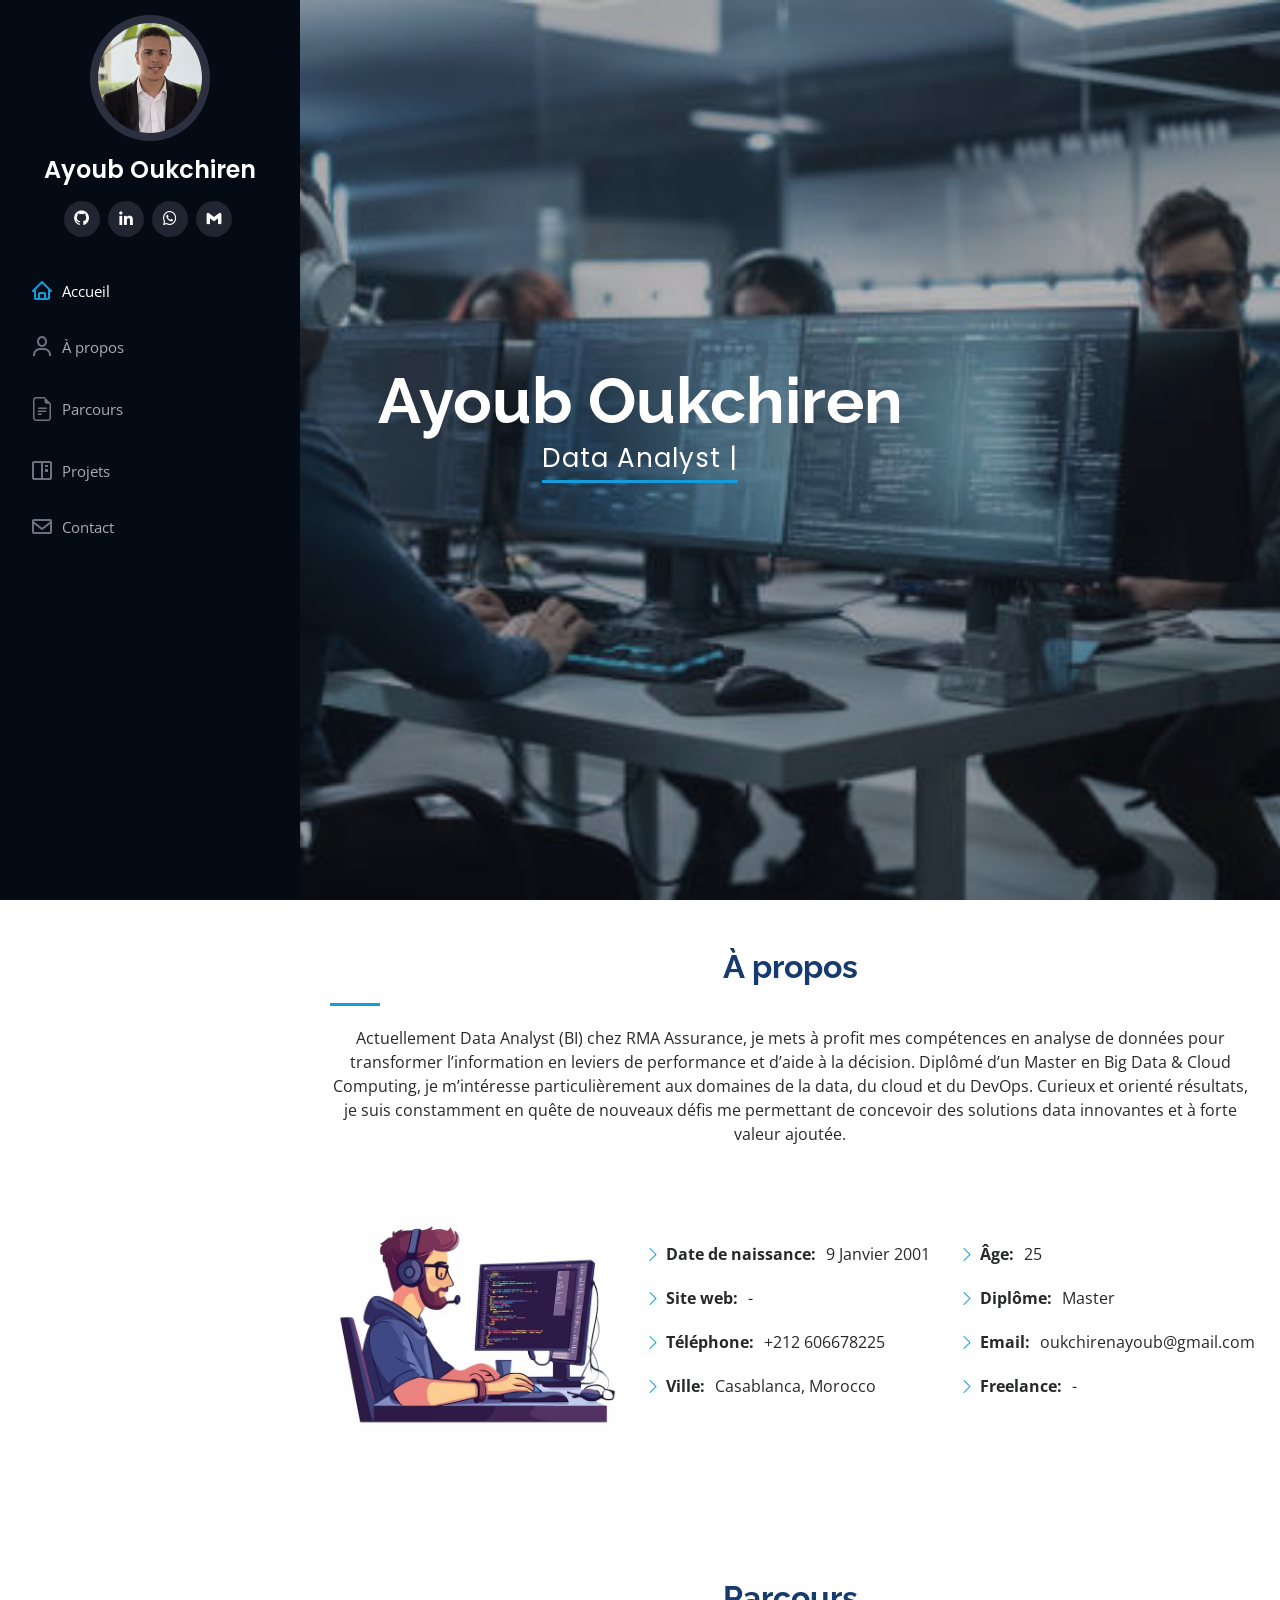
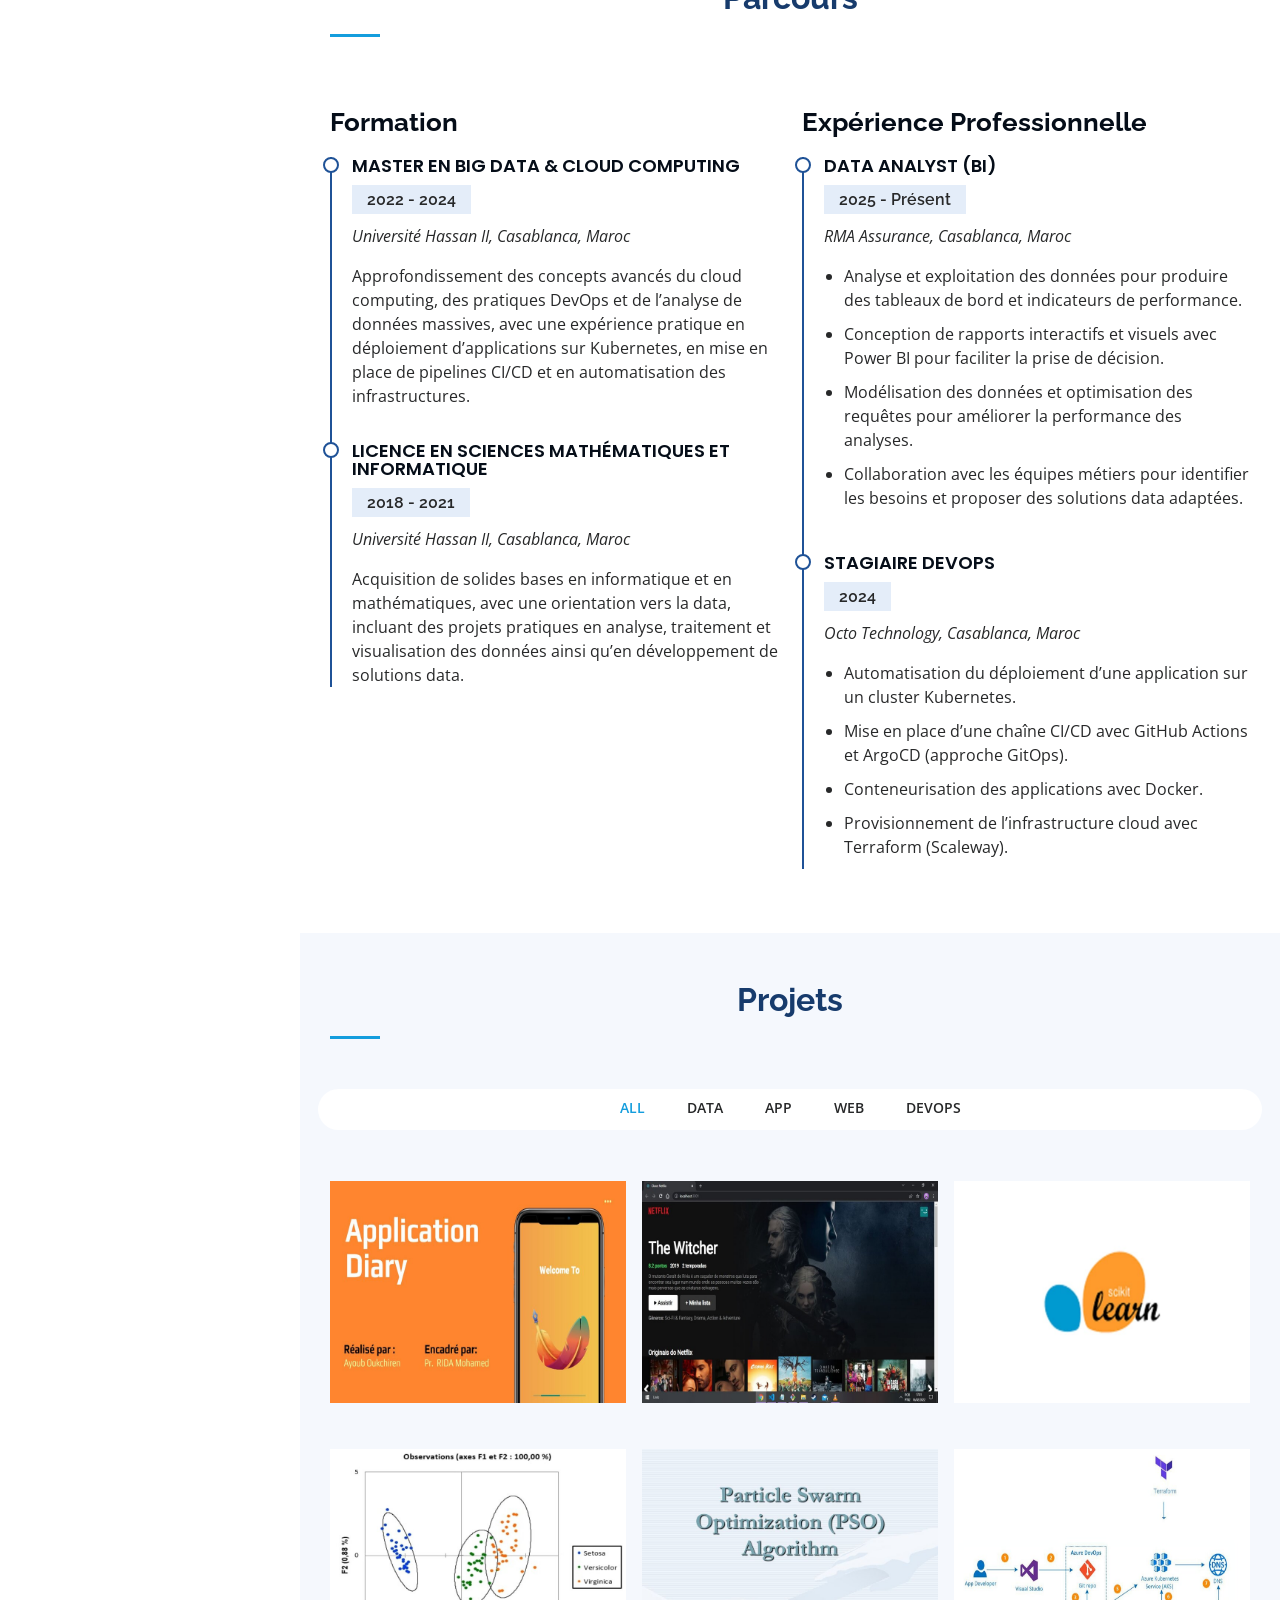
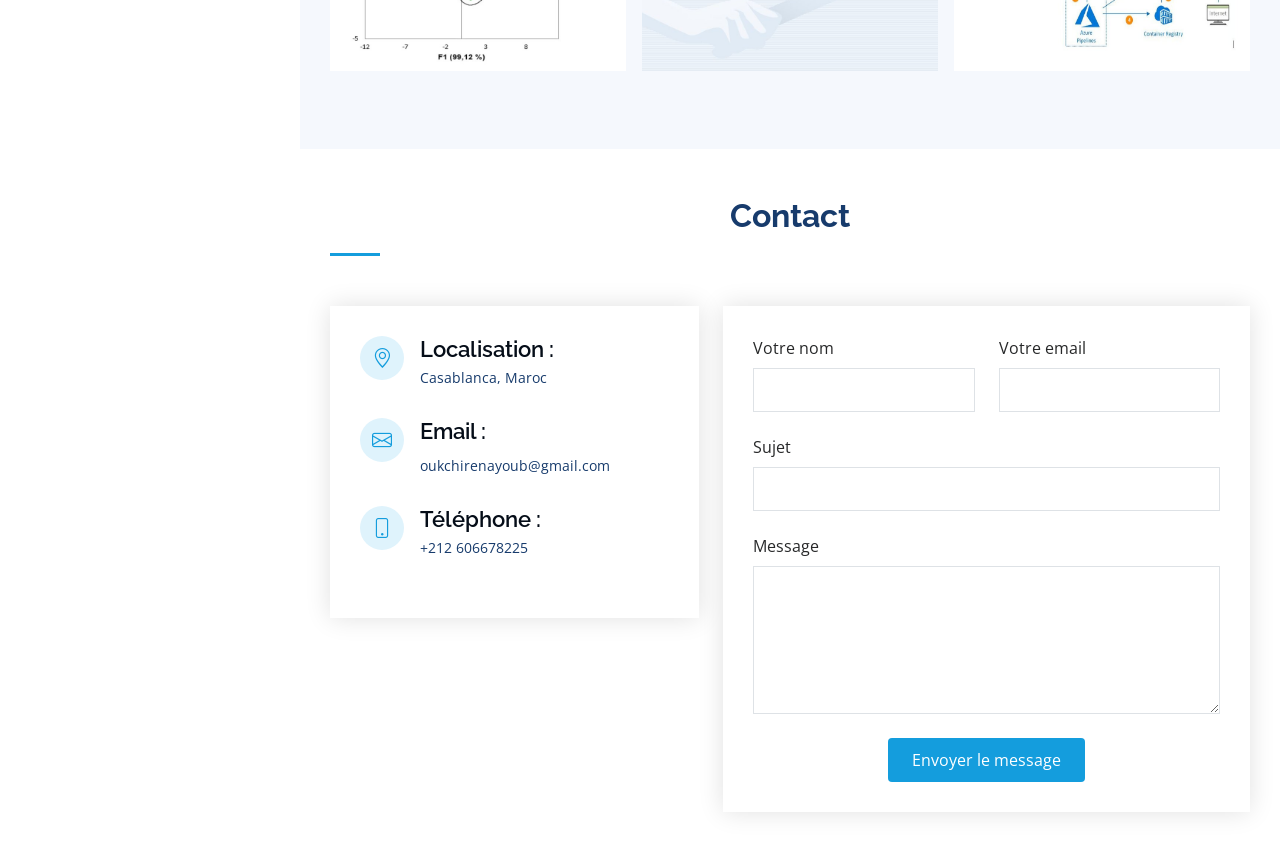
<file: index.html>
<!DOCTYPE html>
<html lang="fr">

<head>
  <meta charset="utf-8">
  <meta content="width=device-width, initial-scale=1.0" name="viewport">

  <title>Portfolio Ayoub Oukchiren</title>

  <!-- Google Fonts -->
  <link href="https://fonts.googleapis.com/css?family=Open+Sans:300,400,600,700|Raleway:300,400,500,600,700|Poppins:300,400,500,600,700" rel="stylesheet">

  <!-- Vendor CSS Files -->
  <link href="assets/vendor/aos/aos.css" rel="stylesheet">
  <link href="assets/vendor/bootstrap/css/bootstrap.min.css" rel="stylesheet">
  <link href="assets/vendor/bootstrap-icons/bootstrap-icons.css" rel="stylesheet">
  <link href="assets/vendor/boxicons/css/boxicons.min.css" rel="stylesheet">
  <link href="assets/vendor/glightbox/css/glightbox.min.css" rel="stylesheet">
  <link href="assets/vendor/swiper/swiper-bundle.min.css" rel="stylesheet">

  <!-- Main CSS -->
  <link href="assets/css/style.css" rel="stylesheet">

  <style>
    /* Ajustement responsive spécifique */
    .hero-container {
      text-align: center;
      padding: 2rem;
    }

    #about img {
      max-width: 100%;
      height: auto;
      margin-bottom: 1rem;
    }

    .portfolio-wrap img {
      width: 100%;
      height: auto;
    }

    @media (max-width: 768px) {
      .profile {
        text-align: center;
      }

      .social-links a {
        margin: 0 5px;
      }

      .resume-item ul {
        padding-left: 1rem;
      }

      #contact .info {
        margin-bottom: 2rem;
      }
    }
  </style>
</head>

<body>

  <!-- Mobile nav toggle button -->
  <i class="bi bi-list mobile-nav-toggle d-xl-none"></i>

  <!-- Header -->
  <header id="header">
    <div class="d-flex flex-column">

      <div class="profile text-center">
        <img src="assets/img/profile-img.jpg" alt="" class="img-fluid rounded-circle">
        <h1 class="text-light"><a href="#hero">Ayoub Oukchiren</a></h1>
        <div class="social-links mt-3">
          <a href="https://github.com/ayoubouk" class="facebook"><i class="bx bxl-github"></i></a>
          <a href="https://www.linkedin.com/in/ayoub-oukchiren-08646b20a" class="linkedin"><i class="bx bxl-linkedin"></i></a>
          <a href="#" class="whatsapp"><i class="bx bxl-whatsapp"></i></a>
          <a href="#" class="gmail"><i class="bx bxl-gmail"></i></a>
        </div>
      </div>

      <nav id="navbar" class="nav-menu navbar">
        <ul>
          <li><a href="#hero" class="nav-link scrollto active"><i class="bx bx-home"></i> <span>Accueil</span></a></li>
          <li><a href="#about" class="nav-link scrollto"><i class="bx bx-user"></i> <span>À propos</span></a></li>
          <li><a href="#resume"><i class="bi bi-file-earmark-text navicon"></i>Parcours</a></li>
          <li><a href="#portfolio" class="nav-link scrollto"><i class="bx bx-book-content"></i> <span>Projets</span></a></li>
          <li><a href="#contact" class="nav-link scrollto"><i class="bx bx-envelope"></i> <span>Contact</span></a></li>
        </ul>
      </nav>

    </div>
  </header>

  <!-- Hero Section -->
  <section id="hero" class="d-flex flex-column justify-content-center align-items-center">
    <div class="hero-container" data-aos="fade-in">
      <h1>Ayoub Oukchiren</h1>
      <p><span class="typed" data-typed-items="Data Analyst | BI | Data Visualization"></span></p>
    </div>
  </section>

  <main id="main">

    <!-- About Section -->
    <section id="about" class="about py-5">
      <div class="container">
        <div class="section-title text-center">
          <h2>À propos</h2>
          <p>
          Actuellement Data Analyst (BI) chez RMA Assurance, je mets à profit mes compétences en analyse de données pour transformer l’information en leviers de performance et d’aide à la décision. Diplômé d’un Master en Big Data & Cloud Computing, je m’intéresse particulièrement aux domaines de la data, du cloud et du DevOps. Curieux et orienté résultats, je suis constamment en quête de nouveaux défis me permettant de concevoir des solutions data innovantes et à forte valeur ajoutée.         
          </p>        </div>

        <div class="row align-items-center">
          <div class="col-lg-4 col-md-12 mb-4 mb-lg-0" data-aos="fade-right">
            <img src="assets/img/developer.jpg" class="img-fluid rounded" alt="">
          </div>
          <div class="col-lg-8 col-md-12 content" data-aos="fade-left">
            <div class="row">
              <div class="col-md-6">
                <ul class="list-unstyled">
                  <li><i class="bi bi-chevron-right"></i> <strong>Date de naissance:</strong> <span>9 Janvier 2001</span></li>
                  <li><i class="bi bi-chevron-right"></i> <strong>Site web:</strong> <span> - </span></li>
                  <li><i class="bi bi-chevron-right"></i> <strong>Téléphone:</strong> <span>+212 606678225</span></li>
                  <li><i class="bi bi-chevron-right"></i> <strong>Ville:</strong> <span>Casablanca, Morocco</span></li>
                </ul>
              </div>
              <div class="col-md-6">
                <ul class="list-unstyled">
                  <li><i class="bi bi-chevron-right"></i> <strong>Âge:</strong> <span>25</span></li>
                  <li><i class="bi bi-chevron-right"></i> <strong>Diplôme:</strong> <span>Master</span></li>
                  <li><i class="bi bi-chevron-right"></i> <strong>Email:</strong> <span>oukchirenayoub@gmail.com</span></li>
                  <li><i class="bi bi-chevron-right"></i> <strong>Freelance:</strong> <span> - </span></li>
                </ul>
              </div>
            </div>
          </div>
        </div>
      </div>
    </section>

    <!-- Resume Section -->
    <section id="resume" class="resume section py-5">
      <div class="container">
        <div class="section-title text-center" data-aos="fade-up">
          <h2>Parcours</h2>
        </div>
        <div class="row">
          <div class="col-lg-6 col-md-12" data-aos="fade-up" data-aos-delay="100">
            <h3 class="resume-title">Formation</h3>
             <div class="resume-item">
    <h4>Master en Big Data &amp; Cloud Computing</h4>
    <h5>2022 - 2024</h5>
    <p><em>Université Hassan II, Casablanca, Maroc</em></p>
    <p>Approfondissement des concepts avancés du cloud computing, des pratiques DevOps et de l’analyse de données massives, avec une expérience pratique en déploiement d’applications sur Kubernetes, en mise en place de pipelines CI/CD et en automatisation des infrastructures.</p>
  </div><!-- End Resume Item -->

  <div class="resume-item">
    <h4>Licence en Sciences Mathématiques et Informatique</h4>
    <h5>2018 - 2021</h5>
    <p><em>Université Hassan II, Casablanca, Maroc</em></p>
    <p>Acquisition de solides bases en informatique et en mathématiques, avec une orientation vers la data, incluant des projets pratiques en analyse, traitement et visualisation des données ainsi qu’en développement de solutions data.</p>
  </div><!-- End Resume Item -->

          </div>
          <div class="col-lg-6 col-md-12" data-aos="fade-up" data-aos-delay="200">
            <h3 class="resume-title">Expérience Professionnelle</h3>
            <div class="resume-item">
    <h4>Data Analyst (BI)</h4>
    <h5>2025 - Présent</h5>
    <p><em>RMA Assurance, Casablanca, Maroc</em></p>
    <ul>
      <li>Analyse et exploitation des données pour produire des tableaux de bord et indicateurs de performance.</li>
      <li>Conception de rapports interactifs et visuels avec Power BI pour faciliter la prise de décision.</li>
      <li>Modélisation des données et optimisation des requêtes pour améliorer la performance des analyses.</li>
      <li>Collaboration avec les équipes métiers pour identifier les besoins et proposer des solutions data adaptées.</li>
    </ul>
  </div><!-- End Resume Item -->

  <div class="resume-item">
    <h4>Stagiaire DevOps</h4>
    <h5>2024</h5>
    <p><em>Octo Technology, Casablanca, Maroc</em></p>
    <ul>
      <li>Automatisation du déploiement d’une application sur un cluster Kubernetes.</li>
      <li>Mise en place d’une chaîne CI/CD avec GitHub Actions et ArgoCD (approche GitOps).</li>
      <li>Conteneurisation des applications avec Docker.</li>
      <li>Provisionnement de l’infrastructure cloud avec Terraform (Scaleway).</li>
    </ul>
  </div><!-- End Resume Item -->

          </div>
        </div>
      </div>
    </section>

    <!-- Portfolio Section -->
    <section id="portfolio" class="portfolio section-bg py-5">
      <div class="container">
        <div class="section-title text-center">
          <h2>Projets</h2>
        </div>
        <div class="row mb-3 justify-content-center">
          <ul id="portfolio-flters" class="list-inline text-center">
            <li class="list-inline-item filter-active" data-filter="*">All</li>
            <li class="list-inline-item" data-filter=".filter-card">Data</li>
            <li class="list-inline-item" data-filter=".filter-app">App</li>
            <li class="list-inline-item" data-filter=".filter-web">Web</li>
            <li class="list-inline-item" data-filter=".filter-devops">Devops</li>
          </ul>
        </div>

        <div class="row portfolio-container g-3" data-aos="fade-up" data-aos-delay="100">
           <div class="col-lg-4 col-md-6 portfolio-item filter-app">
            <div class="portfolio-wrap">
              <img src="assets/img/portfolio/portfolio-1.jpg" class="img-fluid" alt="">
              <div class="portfolio-links">
                <a href="assets/img/portfolio/portfolio-1.jpg" data-gallery="portfolioGallery" class="portfolio-lightbox" title="App 1"><i class="bx bx-plus"></i></a>
                <!--<a href="portfolio-details.html" title="More Details"><i class="bx bx-link"></i></a> -->
                <a href="assets/video/DIARY.mp4" data-gallery="portfolioGallery" class="portfolio-lightbox" title=""><i class="bx bx-link"></i></a>

              </div>
            </div>
          </div>

          <div class="col-lg-4 col-md-6 portfolio-item filter-web">
            <div class="portfolio-wrap">
              <img src="assets/img/portfolio/portfolio-2.jpg" class="img-fluid" alt="">
              <div class="portfolio-links">
                <a href="assets/img/portfolio/portfolio-2.jpg" data-gallery="portfolioGallery" class="portfolio-lightbox" title="Web 3"><i class="bx bx-plus"></i></a>
               <!-- <a href="portfolio-details.html" title="More Details"><i class="bx bx-link"></i></a> -->
                <a href="assets/video/netflix.mp4" data-gallery="portfolioGallery" class="portfolio-lightbox" title=""><i class="bx bx-link"></i></a>

              </div>
            </div>
          </div>

          <div class="col-lg-4 col-md-6 portfolio-item filter-card">
            <div class="portfolio-wrap">
              <img src="assets/img/portfolio/portfolio-4.jpg" class="img-fluid" alt="">
              <div class="portfolio-links">
                <a href="assets/img/portfolio/portfolio-4.jpg" data-gallery="portfolioGallery" class="portfolio-lightbox" title="Card 2"><i class="bx bx-plus"></i></a>
                <a href="https://github.com/ayoubouk/Scikit-Learn/blob/main/sklearn%20project.pdf" title="More Details"><i class="bx bx-link"></i></a>
              </div>
            </div>
          </div>

          <div class="col-lg-4 col-md-6 portfolio-item filter-card">
            <div class="portfolio-wrap">
              <img src="assets/img/portfolio/portfolio-7.jpg" class="img-fluid" alt="">
              <div class="portfolio-links">
                <a href="assets/img/portfolio/portfolio-7.jpg" data-gallery="portfolioGallery" class="portfolio-lightbox" title="Card 1"><i class="bx bx-plus"></i></a>
                <a href="https://github.com/ayoubouk/analyse-factorielle-discriminante-project/blob/main/AFD.pdf" title="More Details"><i class="bx bx-link"></i></a>
              </div>
            </div>
          </div>

          <div class="col-lg-4 col-md-6 portfolio-item filter-card">
            <div class="portfolio-wrap">
              <img src="assets/img/portfolio/portfolio-8.jpg" class="img-fluid" alt="">
              <div class="portfolio-links">
                <a href="assets/img/portfolio/portfolio-8.jpg" data-gallery="portfolioGallery" class="portfolio-lightbox" title="Card 33"><i class="bx bx-plus"></i></a>
                <a href="https://github.com/ayoubouk/-Particle-Swarm-Optimization/blob/main/PSO%20algorithme.pdf" title="More Details"><i class="bx bx-link"></i></a>
              </div>
            </div>
          </div>

         
          <div class="col-lg-4 col-md-6 portfolio-item filter-devops" style="">
            <div class="portfolio-wrap" >
              <img src="assets/img/portfolio/azure.jpg" class="img-fluid" alt="" style="height: 222px;width: 296px">
              <div class="portfolio-links">
                <a href="assets/img/portfolio/azure.jpg" data-gallery="portfolioGallery" class="portfolio-lightbox" title="App 1"><i class="bx bx-plus"></i></a>
                
                <a href="assets/video/DIARY.mp4" data-gallery="portfolioGallery" class="portfolio-lightbox" title=""><i class="bx bx-link"></i></a>

              </div>
            </div>
          </div>
        </div>
      </div>
    </section>

    <!-- Contact Section -->
    <section id="contact" class="contact py-5">
      <div class="container">
        <div class="section-title text-center">
          <h2>Contact</h2>
        </div>
        <div class="row">
          <div class="col-lg-5 col-md-12 mb-4 mb-lg-0">
            <div class="info">
              <div class="address mb-3">
                <i class="bi bi-geo-alt"></i>
                <h4>Localisation :</h4>
                <p>Casablanca, Maroc</p>
              </div>
              <div class="email mb-3">
                <i class="bi bi-envelope"></i>
                <h4>Email :</h4>
                <p>oukchirenayoub@gmail.com</p>
              </div>
              <div class="phone">
                <i class="bi bi-phone"></i>
                <h4>Téléphone :</h4>
                <p>+212 606678225</p>
              </div>
            </div>
          </div>

          <div class="col-lg-7 col-md-12">
            <form action="forms/contact.php" method="post" role="form" class="php-email-form">
              <div class="row">
                <div class="form-group col-md-6">
                  <label for="name">Votre nom</label>
                  <input type="text" name="name" class="form-control" id="name" required>
                </div>
                <div class="form-group col-md-6">
                  <label for="email">Votre email</label>
                  <input type="email" name="email" class="form-control" id="email" required>
                </div>
              </div>
              <div class="form-group">
                <label for="subject">Sujet</label>
                <input type="text" class="form-control" name="subject" id="subject" required>
              </div>
              <div class="form-group">
                <label for="message">Message</label>
                <textarea class="form-control" name="message" rows="6" required></textarea>
              </div>
              <div class="text-center mt-3">
                <button type="submit" class="btn btn-primary">Envoyer le message</button>
              </div>
            </form>
          </div>
        </div>
      </div>
    </section>

  </main>

  <a href="#" class="back-to-top d-flex align-items-center justify-content-center"><i class="bi bi-arrow-up-short"></i></a>

  <!-- Vendor JS Files -->
  <script src="assets/vendor/purecounter/purecounter_vanilla.js"></script>
  <script src="assets/vendor/aos/aos.js"></script>
  <script src="assets/vendor/bootstrap/js/bootstrap.bundle.min.js"></script>
  <script src="assets/vendor/glightbox/js/glightbox.min.js"></script>
  <script src="assets/vendor/isotope-layout/isotope.pkgd.min.js"></script>
  <script src="assets/vendor/swiper/swiper-bundle.min.js"></script>
  <script src="assets/vendor/typed.js/typed.umd.js"></script>
  <script src="assets/vendor/waypoints/noframework.waypoints.js"></script>
  <script src="assets/vendor/php-email-form/validate.js"></script>

  <!-- Template Main JS File -->
  <script src="assets/js/main.js"></script>

</body>

</html>
</file>
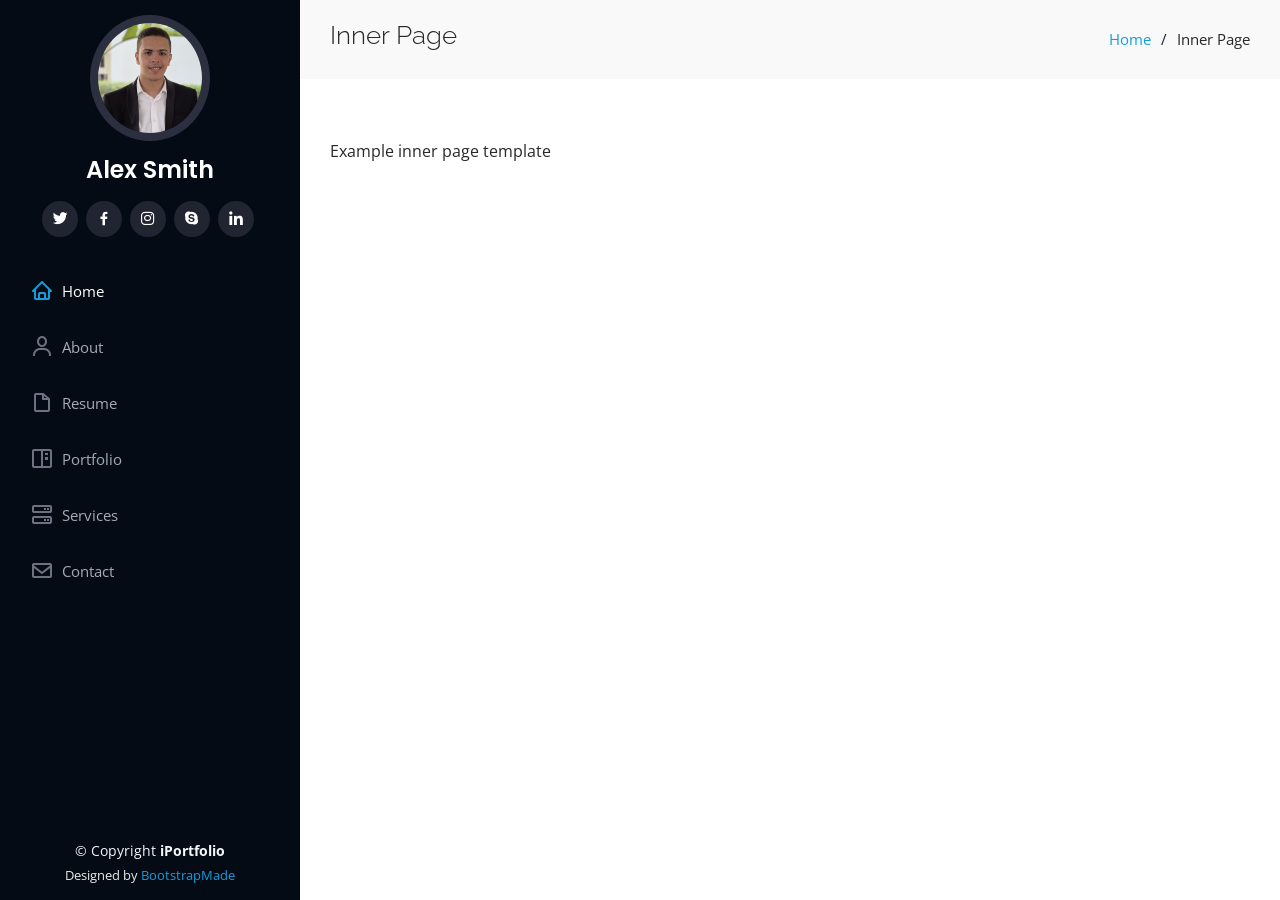
<file: inner-page.html>
<!DOCTYPE html>
<html lang="en">

<head>
  <meta charset="utf-8">
  <meta content="width=device-width, initial-scale=1.0" name="viewport">

  <title>Inner Page - iPortfolio Bootstrap Template</title>
  <meta content="" name="description">
  <meta content="" name="keywords">

  <!-- Favicons -->
  <link href="assets/img/favicon.png" rel="icon">
  <link href="assets/img/apple-touch-icon.png" rel="apple-touch-icon">

  <!-- Google Fonts -->
  <link href="https://fonts.googleapis.com/css?family=Open+Sans:300,300i,400,400i,600,600i,700,700i|Raleway:300,300i,400,400i,500,500i,600,600i,700,700i|Poppins:300,300i,400,400i,500,500i,600,600i,700,700i" rel="stylesheet">

  <!-- Vendor CSS Files -->
  <link href="assets/vendor/aos/aos.css" rel="stylesheet">
  <link href="assets/vendor/bootstrap/css/bootstrap.min.css" rel="stylesheet">
  <link href="assets/vendor/bootstrap-icons/bootstrap-icons.css" rel="stylesheet">
  <link href="assets/vendor/boxicons/css/boxicons.min.css" rel="stylesheet">
  <link href="assets/vendor/glightbox/css/glightbox.min.css" rel="stylesheet">
  <link href="assets/vendor/swiper/swiper-bundle.min.css" rel="stylesheet">

  <!-- Template Main CSS File -->
  <link href="assets/css/style.css" rel="stylesheet">

  <!-- =======================================================
  * Template Name: iPortfolio
  * Updated: May 30 2023 with Bootstrap v5.3.0
  * Template URL: https://bootstrapmade.com/iportfolio-bootstrap-portfolio-websites-template/
  * Author: BootstrapMade.com
  * License: https://bootstrapmade.com/license/
  ======================================================== -->
</head>

<body>

  <!-- ======= Mobile nav toggle button ======= -->
  <i class="bi bi-list mobile-nav-toggle d-xl-none"></i>

  <!-- ======= Header ======= -->
  <header id="header">
    <div class="d-flex flex-column">

      <div class="profile">
        <img src="assets/img/profile-img.jpg" alt="" class="img-fluid rounded-circle">
        <h1 class="text-light"><a href="index.html">Alex Smith</a></h1>
        <div class="social-links mt-3 text-center">
          <a href="#" class="twitter"><i class="bx bxl-twitter"></i></a>
          <a href="#" class="facebook"><i class="bx bxl-facebook"></i></a>
          <a href="#" class="instagram"><i class="bx bxl-instagram"></i></a>
          <a href="#" class="google-plus"><i class="bx bxl-skype"></i></a>
          <a href="#" class="linkedin"><i class="bx bxl-linkedin"></i></a>
        </div>
      </div>

      <nav id="navbar" class="nav-menu navbar">
        <ul>
          <li><a href="#hero" class="nav-link scrollto active"><i class="bx bx-home"></i> <span>Home</span></a></li>
          <li><a href="#about" class="nav-link scrollto"><i class="bx bx-user"></i> <span>About</span></a></li>
          <li><a href="#resume" class="nav-link scrollto"><i class="bx bx-file-blank"></i> <span>Resume</span></a></li>
          <li><a href="#portfolio" class="nav-link scrollto"><i class="bx bx-book-content"></i> <span>Portfolio</span></a></li>
          <li><a href="#services" class="nav-link scrollto"><i class="bx bx-server"></i> <span>Services</span></a></li>
          <li><a href="#contact" class="nav-link scrollto"><i class="bx bx-envelope"></i> <span>Contact</span></a></li>
        </ul>
      </nav><!-- .nav-menu -->
    </div>
  </header><!-- End Header -->

  <main id="main">

    <!-- ======= Breadcrumbs ======= -->
    <section class="breadcrumbs">
      <div class="container">

        <div class="d-flex justify-content-between align-items-center">
          <h2>Inner Page</h2>
          <ol>
            <li><a href="index.html">Home</a></li>
            <li>Inner Page</li>
          </ol>
        </div>

      </div>
    </section><!-- End Breadcrumbs -->

    <section class="inner-page">
      <div class="container">
        <p>
          Example inner page template
        </p>
      </div>
    </section>

  </main><!-- End #main -->

  <!-- ======= Footer ======= -->
  <footer id="footer">
    <div class="container">
      <div class="copyright">
        &copy; Copyright <strong><span>iPortfolio</span></strong>
      </div>
      <div class="credits">
        <!-- All the links in the footer should remain intact. -->
        <!-- You can delete the links only if you purchased the pro version. -->
        <!-- Licensing information: https://bootstrapmade.com/license/ -->
        <!-- Purchase the pro version with working PHP/AJAX contact form: https://bootstrapmade.com/iportfolio-bootstrap-portfolio-websites-template/ -->
        Designed by <a href="https://bootstrapmade.com/">BootstrapMade</a>
      </div>
    </div>
  </footer><!-- End  Footer -->

  <a href="#" class="back-to-top d-flex align-items-center justify-content-center"><i class="bi bi-arrow-up-short"></i></a>

  <!-- Vendor JS Files -->
  <script src="assets/vendor/purecounter/purecounter_vanilla.js"></script>
  <script src="assets/vendor/aos/aos.js"></script>
  <script src="assets/vendor/bootstrap/js/bootstrap.bundle.min.js"></script>
  <script src="assets/vendor/glightbox/js/glightbox.min.js"></script>
  <script src="assets/vendor/isotope-layout/isotope.pkgd.min.js"></script>
  <script src="assets/vendor/swiper/swiper-bundle.min.js"></script>
  <script src="assets/vendor/typed.js/typed.umd.js"></script>
  <script src="assets/vendor/waypoints/noframework.waypoints.js"></script>
  <script src="assets/vendor/php-email-form/validate.js"></script>

  <!-- Template Main JS File -->
  <script src="assets/js/main.js"></script>

</body>

</html>
</file>
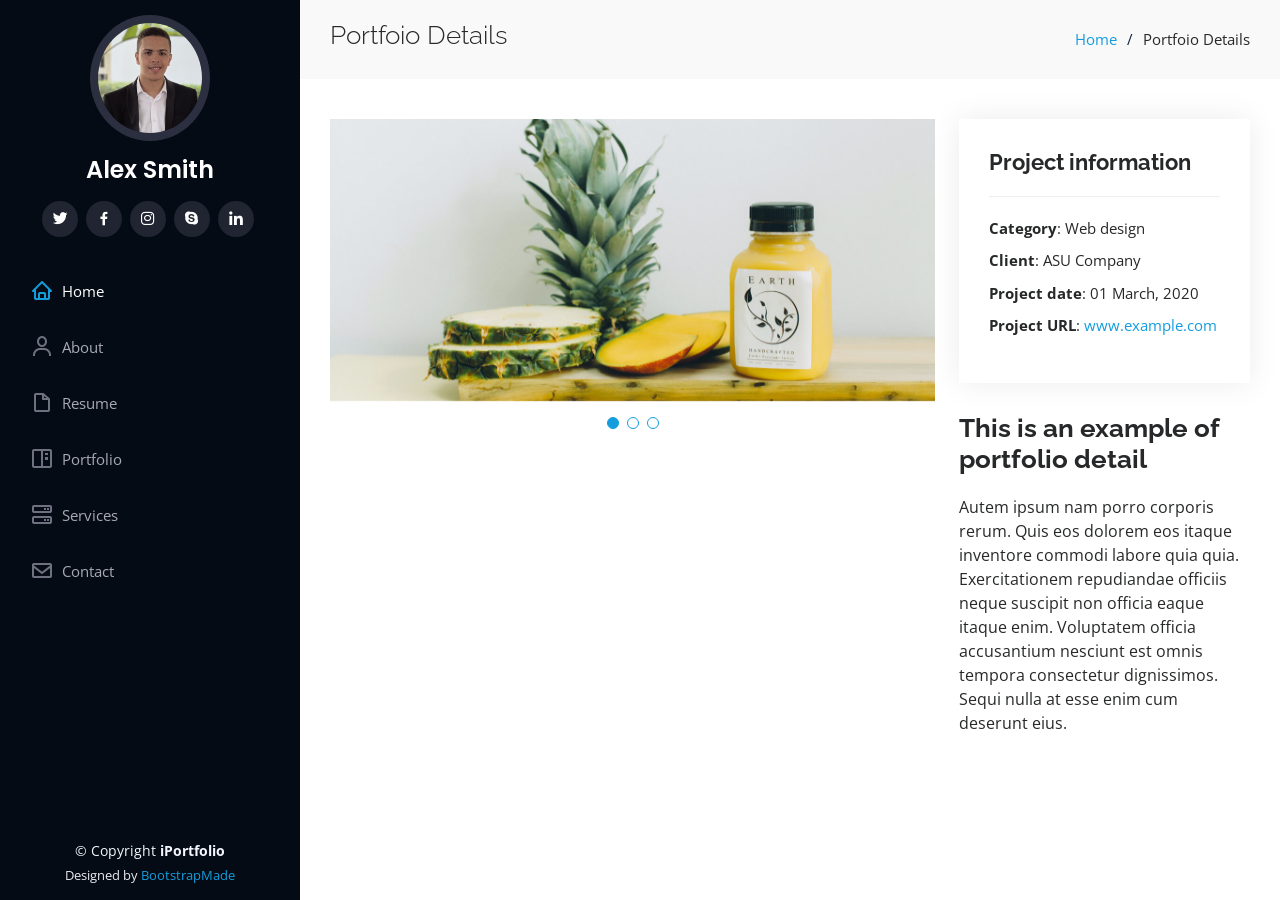
<file: portfolio-details.html>
<!DOCTYPE html>
<html lang="en">

<head>
  <meta charset="utf-8">
  <meta content="width=device-width, initial-scale=1.0" name="viewport">

  <title>Portfolio Details - iPortfolio Bootstrap Template</title>
  <meta content="" name="description">
  <meta content="" name="keywords">

  <!-- Favicons -->
  <link href="assets/img/favicon.png" rel="icon">
  <link href="assets/img/apple-touch-icon.png" rel="apple-touch-icon">

  <!-- Google Fonts -->
  <link href="https://fonts.googleapis.com/css?family=Open+Sans:300,300i,400,400i,600,600i,700,700i|Raleway:300,300i,400,400i,500,500i,600,600i,700,700i|Poppins:300,300i,400,400i,500,500i,600,600i,700,700i" rel="stylesheet">

  <!-- Vendor CSS Files -->
  <link href="assets/vendor/aos/aos.css" rel="stylesheet">
  <link href="assets/vendor/bootstrap/css/bootstrap.min.css" rel="stylesheet">
  <link href="assets/vendor/bootstrap-icons/bootstrap-icons.css" rel="stylesheet">
  <link href="assets/vendor/boxicons/css/boxicons.min.css" rel="stylesheet">
  <link href="assets/vendor/glightbox/css/glightbox.min.css" rel="stylesheet">
  <link href="assets/vendor/swiper/swiper-bundle.min.css" rel="stylesheet">

  <!-- Template Main CSS File -->
  <link href="assets/css/style.css" rel="stylesheet">

  <!-- =======================================================
  * Template Name: iPortfolio
  * Updated: May 30 2023 with Bootstrap v5.3.0
  * Template URL: https://bootstrapmade.com/iportfolio-bootstrap-portfolio-websites-template/
  * Author: BootstrapMade.com
  * License: https://bootstrapmade.com/license/
  ======================================================== -->
</head>

<body>

  <!-- ======= Mobile nav toggle button ======= -->
  <i class="bi bi-list mobile-nav-toggle d-xl-none"></i>

  <!-- ======= Header ======= -->
  <header id="header">
    <div class="d-flex flex-column">

      <div class="profile">
        <img src="assets/img/profile-img.jpg" alt="" class="img-fluid rounded-circle">
        <h1 class="text-light"><a href="index.html">Alex Smith</a></h1>
        <div class="social-links mt-3 text-center">
          <a href="#" class="twitter"><i class="bx bxl-twitter"></i></a>
          <a href="#" class="facebook"><i class="bx bxl-facebook"></i></a>
          <a href="#" class="instagram"><i class="bx bxl-instagram"></i></a>
          <a href="#" class="google-plus"><i class="bx bxl-skype"></i></a>
          <a href="#" class="linkedin"><i class="bx bxl-linkedin"></i></a>
        </div>
      </div>

      <nav id="navbar" class="nav-menu navbar">
        <ul>
          <li><a href="#hero" class="nav-link scrollto active"><i class="bx bx-home"></i> <span>Home</span></a></li>
          <li><a href="#about" class="nav-link scrollto"><i class="bx bx-user"></i> <span>About</span></a></li>
          <li><a href="#resume" class="nav-link scrollto"><i class="bx bx-file-blank"></i> <span>Resume</span></a></li>
          <li><a href="#portfolio" class="nav-link scrollto"><i class="bx bx-book-content"></i> <span>Portfolio</span></a></li>
          <li><a href="#services" class="nav-link scrollto"><i class="bx bx-server"></i> <span>Services</span></a></li>
          <li><a href="#contact" class="nav-link scrollto"><i class="bx bx-envelope"></i> <span>Contact</span></a></li>
        </ul>
      </nav><!-- .nav-menu -->
    </div>
  </header><!-- End Header -->

  <main id="main">

    <!-- ======= Breadcrumbs ======= -->
    <section id="breadcrumbs" class="breadcrumbs">
      <div class="container">

        <div class="d-flex justify-content-between align-items-center">
          <h2>Portfoio Details</h2>
          <ol>
            <li><a href="index.html">Home</a></li>
            <li>Portfoio Details</li>
          </ol>
        </div>

      </div>
    </section><!-- End Breadcrumbs -->

    <!-- ======= Portfolio Details Section ======= -->
    <section id="portfolio-details" class="portfolio-details">
      <div class="container">

        <div class="row gy-4">

          <div class="col-lg-8">
            <div class="portfolio-details-slider swiper">
              <div class="swiper-wrapper align-items-center">

                <div class="swiper-slide">
                  <img src="assets/img/portfolio/portfolio-details-1.jpg" alt="">
                </div>

                <div class="swiper-slide">
                  <img src="assets/img/portfolio/portfolio-details-2.jpg" alt="">
                </div>

                <div class="swiper-slide">
                  <img src="assets/img/portfolio/portfolio-details-3.jpg" alt="">
                </div>

              </div>
              <div class="swiper-pagination"></div>
            </div>
          </div>

          <div class="col-lg-4">
            <div class="portfolio-info">
              <h3>Project information</h3>
              <ul>
                <li><strong>Category</strong>: Web design</li>
                <li><strong>Client</strong>: ASU Company</li>
                <li><strong>Project date</strong>: 01 March, 2020</li>
                <li><strong>Project URL</strong>: <a href="#">www.example.com</a></li>
              </ul>
            </div>
            <div class="portfolio-description">
              <h2>This is an example of portfolio detail</h2>
              <p>
                Autem ipsum nam porro corporis rerum. Quis eos dolorem eos itaque inventore commodi labore quia quia. Exercitationem repudiandae officiis neque suscipit non officia eaque itaque enim. Voluptatem officia accusantium nesciunt est omnis tempora consectetur dignissimos. Sequi nulla at esse enim cum deserunt eius.
              </p>
            </div>
          </div>

        </div>

      </div>
    </section><!-- End Portfolio Details Section -->

  </main><!-- End #main -->

  <!-- ======= Footer ======= -->
  <footer id="footer">
    <div class="container">
      <div class="copyright">
        &copy; Copyright <strong><span>iPortfolio</span></strong>
      </div>
      <div class="credits">
        <!-- All the links in the footer should remain intact. -->
        <!-- You can delete the links only if you purchased the pro version. -->
        <!-- Licensing information: https://bootstrapmade.com/license/ -->
        <!-- Purchase the pro version with working PHP/AJAX contact form: https://bootstrapmade.com/iportfolio-bootstrap-portfolio-websites-template/ -->
        Designed by <a href="https://bootstrapmade.com/">BootstrapMade</a>
      </div>
    </div>
  </footer><!-- End  Footer -->

  <a href="#" class="back-to-top d-flex align-items-center justify-content-center"><i class="bi bi-arrow-up-short"></i></a>

  <!-- Vendor JS Files -->
  <script src="assets/vendor/purecounter/purecounter_vanilla.js"></script>
  <script src="assets/vendor/aos/aos.js"></script>
  <script src="assets/vendor/bootstrap/js/bootstrap.bundle.min.js"></script>
  <script src="assets/vendor/glightbox/js/glightbox.min.js"></script>
  <script src="assets/vendor/isotope-layout/isotope.pkgd.min.js"></script>
  <script src="assets/vendor/swiper/swiper-bundle.min.js"></script>
  <script src="assets/vendor/typed.js/typed.umd.js"></script>
  <script src="assets/vendor/waypoints/noframework.waypoints.js"></script>
  <script src="assets/vendor/php-email-form/validate.js"></script>

  <!-- Template Main JS File -->
  <script src="assets/js/main.js"></script>

</body>

</html>
</file>
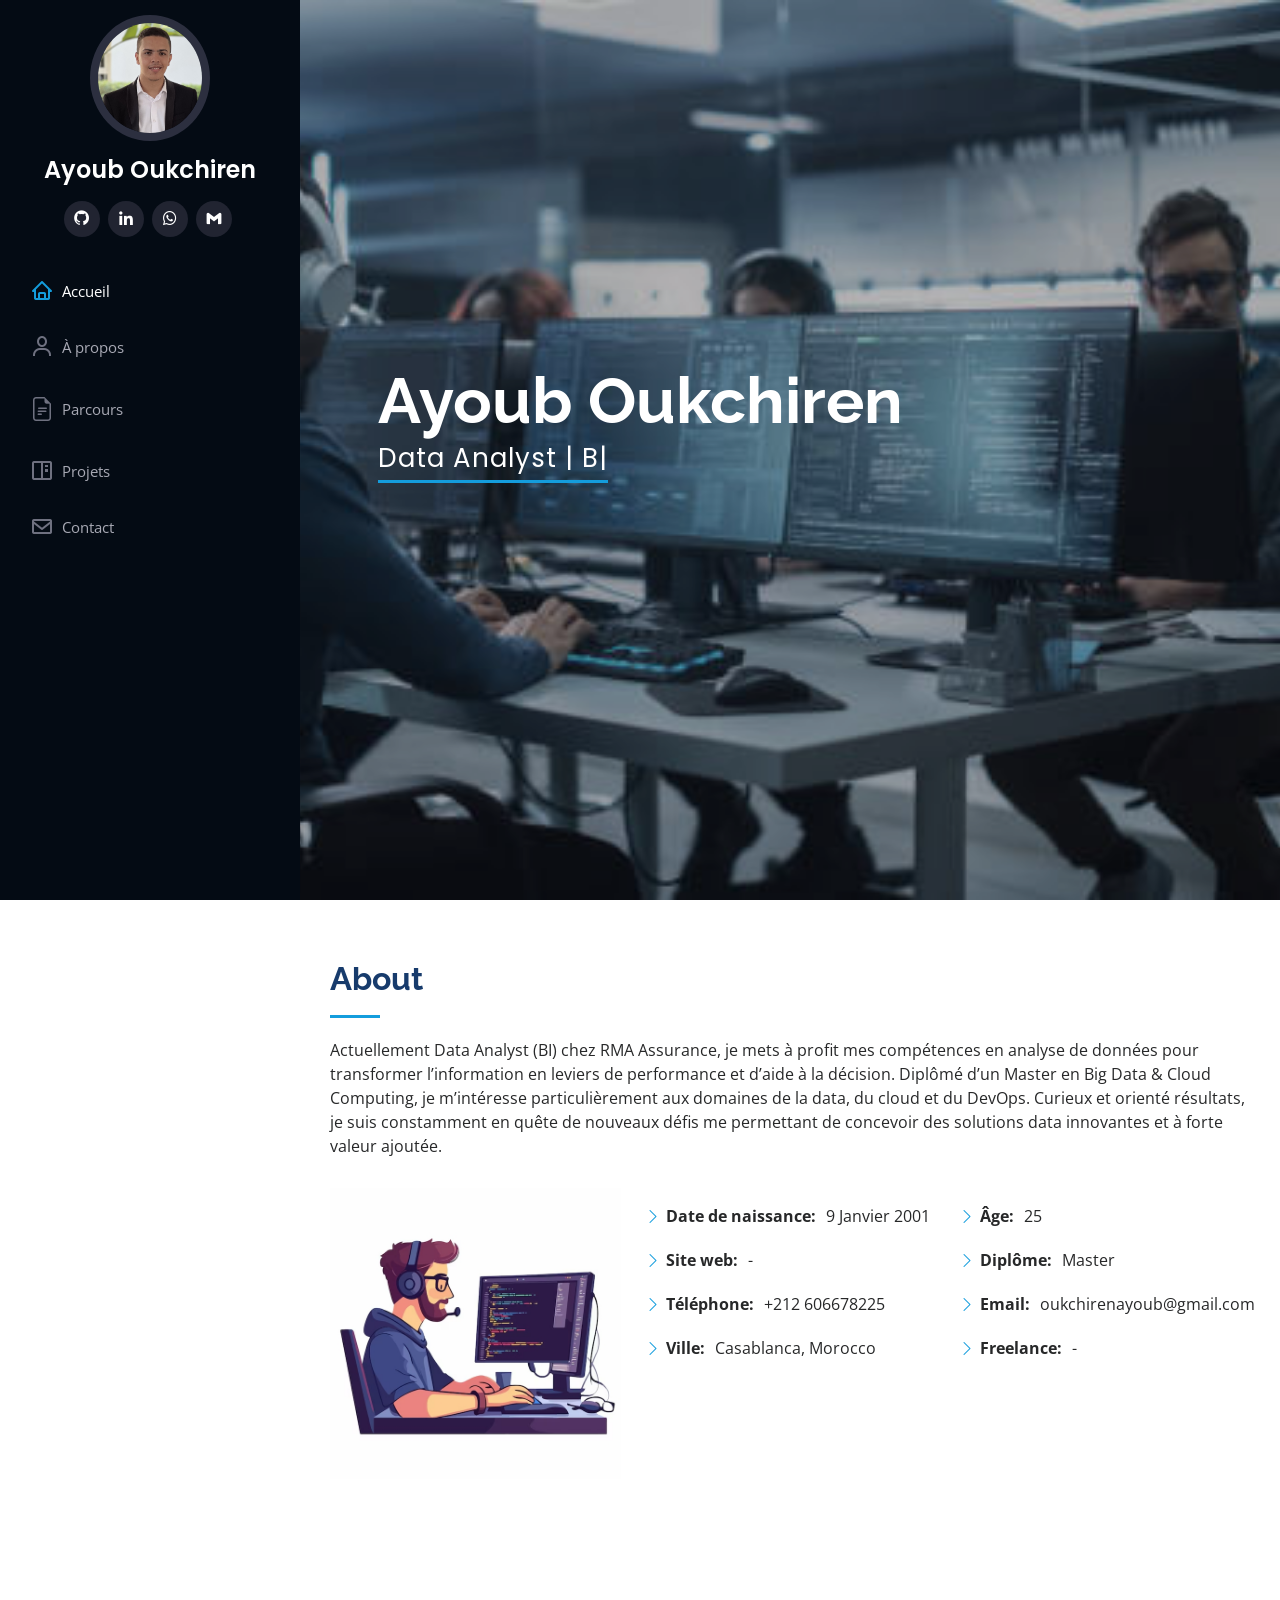
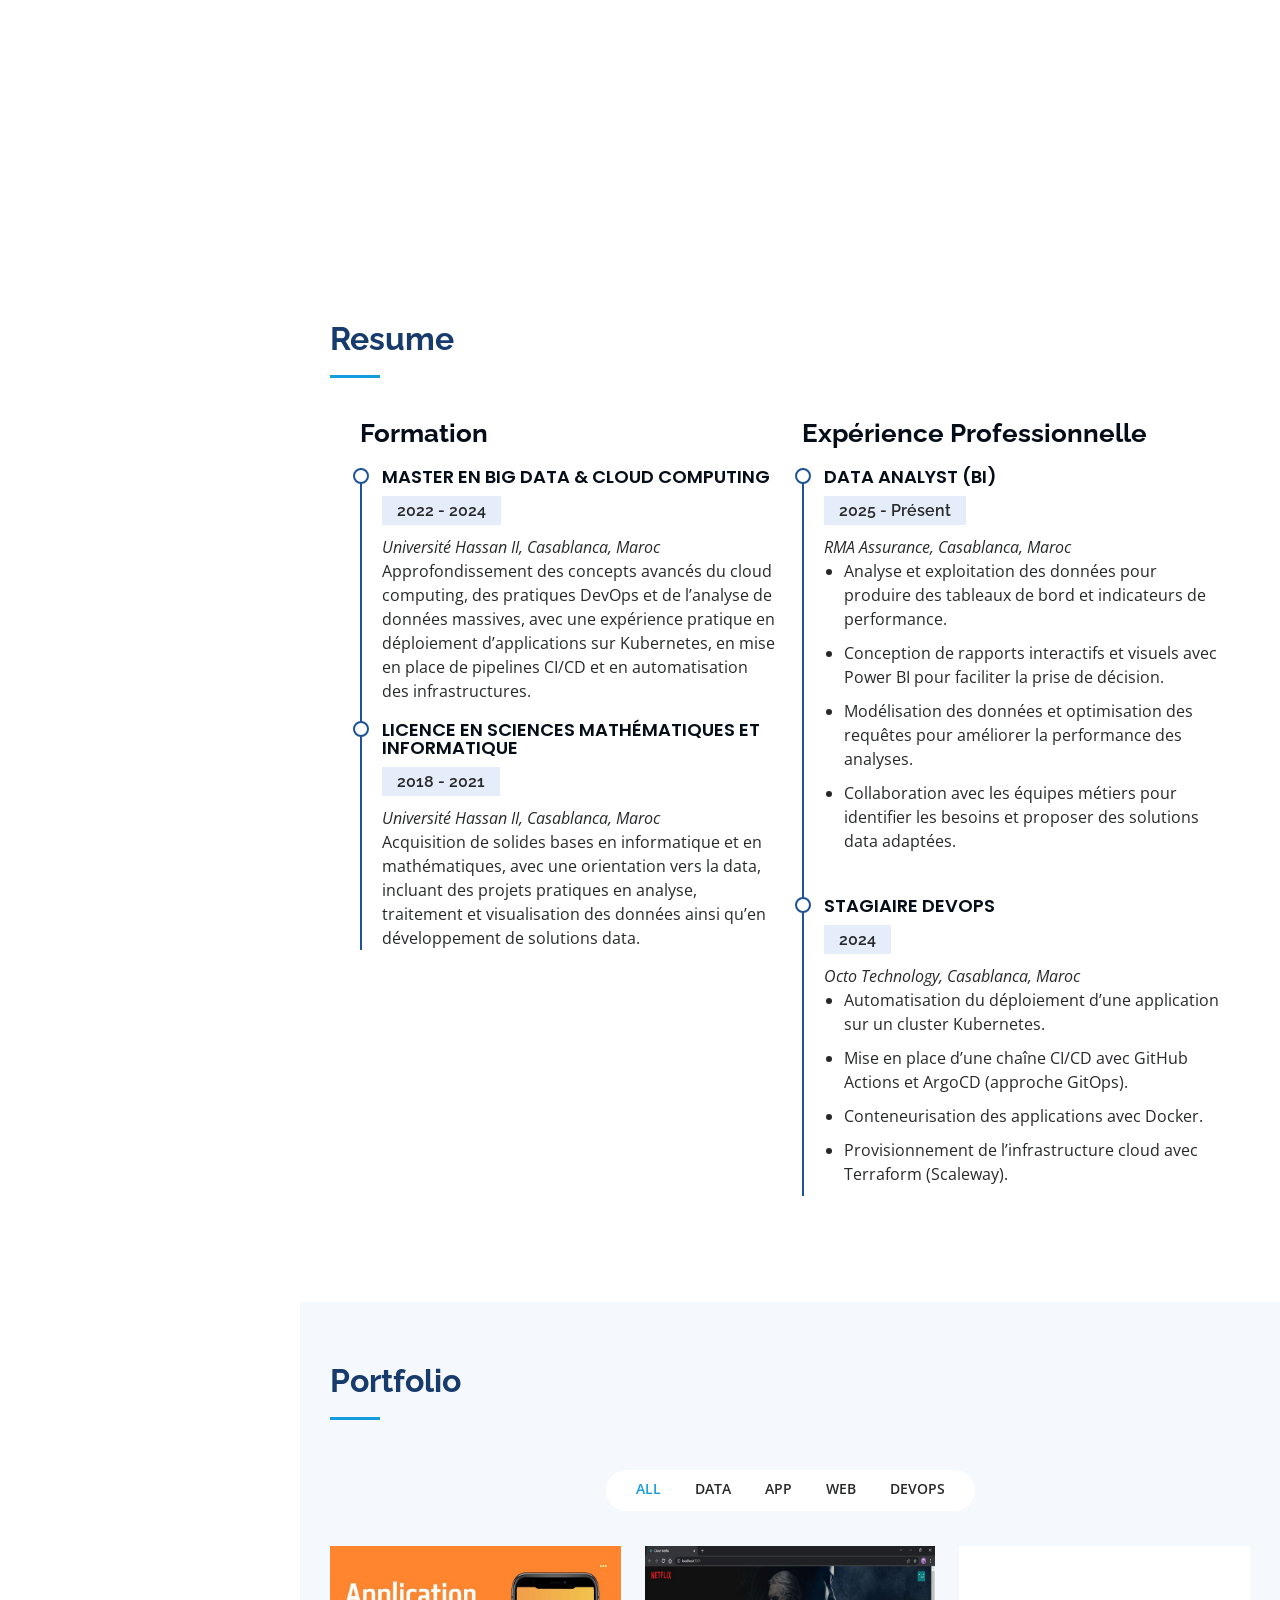
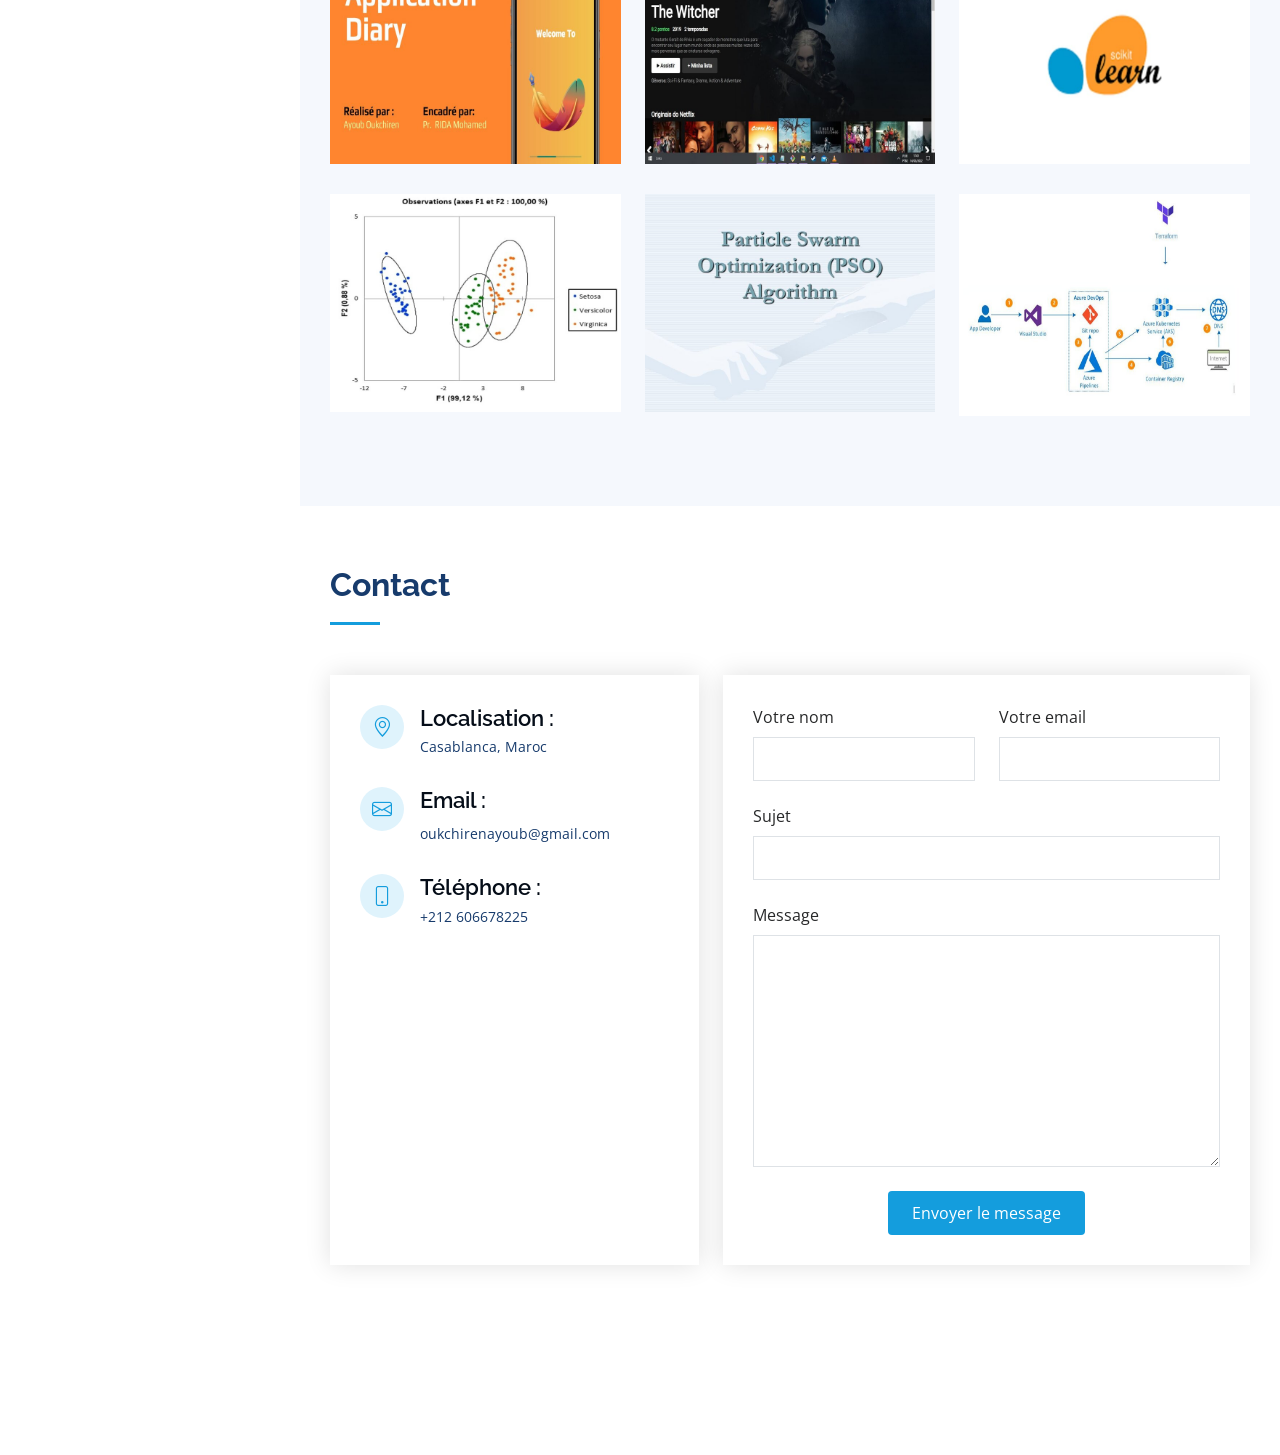
<file: test.html>
<!DOCTYPE html>
<html lang="en">

<head>
  <meta charset="utf-8">
  <meta content="width=device-width, initial-scale=1.0" name="viewport">

  <title>Portfolio Ayoub Oukchiren</title>
  <meta content="" name="description">
  <meta content="" name="keywords">

  <!-- Favicons -->
  <link href="assets/img/favicon.png" rel="icon">
  <link href="assets/img/apple-touch-icon.png" rel="apple-touch-icon">

  <!-- Google Fonts -->
  <link href="https://fonts.googleapis.com/css?family=Open+Sans:300,300i,400,400i,600,600i,700,700i|Raleway:300,300i,400,400i,500,500i,600,600i,700,700i|Poppins:300,300i,400,400i,500,500i,600,600i,700,700i" rel="stylesheet">

  <!-- Vendor CSS Files -->
  <link href="assets/vendor/aos/aos.css" rel="stylesheet">
  <link href="assets/vendor/bootstrap/css/bootstrap.min.css" rel="stylesheet">
  <link href="assets/vendor/bootstrap-icons/bootstrap-icons.css" rel="stylesheet">
  <link href="assets/vendor/boxicons/css/boxicons.min.css" rel="stylesheet">
  <link href="assets/vendor/glightbox/css/glightbox.min.css" rel="stylesheet">
  <link href="assets/vendor/swiper/swiper-bundle.min.css" rel="stylesheet">

  <!-- Template Main CSS File -->
  <link href="assets/css/style.css" rel="stylesheet">


</head>

<body>

  <!-- ======= Mobile nav toggle button ======= -->
  <i class="bi bi-list mobile-nav-toggle d-xl-none"></i>

  <!-- ======= Header ======= -->
  <header id="header">
    <div class="d-flex flex-column">

      <div class="profile">
        <img src="assets/img/profile-img.jpg" alt="" class="img-fluid rounded-circle">
        <h1 class="text-light"><a href="index.html">Ayoub Oukchiren</a></h1>
        <div class="social-links mt-3 text-center">
          <a href="https://github.com/ayoubouk" class="facebook"><i class="bx bxl-github"></i></a>
          <a href="https://www.linkedin.com/in/ayoub-oukchiren-08646b20a" class="linkedin"><i class="bx bxl-linkedin"></i></a>
          <a href="#" class="google-plus"><i class="bx bxl-whatsapp"></i></a>
          <a href="#" class="instagram"><i class="bx bxl-gmail"></i></a>
        </div>
      </div>

      <nav id="navbar" class="nav-menu navbar">
        <ul>
          <li><a href="#hero" class="nav-link scrollto active"><i class="bx bx-home"></i> <span>Accueil</span></a></li>
          <li><a href="#about" class="nav-link scrollto "><i class="bx bx-user"></i> <span>À propos</span></a></li>
          
          <li><a href="#resume"><i class="bi bi-file-earmark-text navicon"></i>Parcours</a></li>
          <li><a href="#portfolio" class="nav-link scrollto"><i class="bx bx-book-content"></i> <span>Projets</span></a></li>
          <li><a href="#contact" class="nav-link scrollto"><i class="bx bx-envelope"></i> <span>Contact</span></a></li>
        </ul>
      </nav><!-- .nav-menu -->
    </div>
  </header><!-- End Header -->

  <!-- ======= Hero Section ======= -->
  <section id="hero" class="d-flex flex-column justify-content-center align-items-center">
    <div class="hero-container" data-aos="fade-in">
      <h1>Ayoub Oukchiren</h1>
      <p> <span class="typed" data-typed-items="Data Analyst | BI | Data Visualization"></span></p>
    </div>
  </section><!-- End Hero -->

  <main id="main">

    <!-- ======= About Section ======= -->
    <section id="about" class="about" >
      <div class="container" style="height: 100vh;">

        <div class="section-title">
          <h2>About</h2>
          <p>
          Actuellement Data Analyst (BI) chez RMA Assurance, je mets à profit mes compétences en analyse de données pour transformer l’information en leviers de performance et d’aide à la décision. Diplômé d’un Master en Big Data & Cloud Computing, je m’intéresse particulièrement aux domaines de la data, du cloud et du DevOps. Curieux et orienté résultats, je suis constamment en quête de nouveaux défis me permettant de concevoir des solutions data innovantes et à forte valeur ajoutée.          </p>
        </div>

        <div class="row">
          <div class="col-lg-4" data-aos="fade-right">
            <img src="assets/img/developer.jpg" class="img-fluid" alt="">
          </div>
          <div class="col-lg-8 pt-4 pt-lg-0 content" data-aos="fade-left">
            
              
            </p>
            <div class="row">
              <div class="col-lg-6">
                <ul>
                  <li><i class="bi bi-chevron-right"></i> <strong>Date de naissance:</strong> <span>9 Janvier 2001</span></li>
                  <li><i class="bi bi-chevron-right"></i> <strong>Site web:</strong> <span> - </span></li>
                  <li><i class="bi bi-chevron-right"></i> <strong>Téléphone:</strong> <span>+212 606678225</span></li>
                  <li><i class="bi bi-chevron-right"></i> <strong>Ville:</strong> <span>Casablanca, Morocco</span></li>
                </ul>
              </div> 
              <div class="col-lg-6">
                <ul>
                  <li><i class="bi bi-chevron-right"></i> <strong>Âge:</strong> <span>25</span></li>
                  <li><i class="bi bi-chevron-right"></i> <strong>Diplôme:</strong> <span>Master</span></li>
                  <li><i class="bi bi-chevron-right"></i> <strong>Email:</strong> <span>oukchirenayoub@gmail.com</span></li>
                  <li><i class="bi bi-chevron-right"></i> <strong>Freelance:</strong> <span> - </span></li>
                </ul>
              </div>
            </div>
           
          </div>
        </div>

      </div>
    

      <!-- Resume Section -->
    <section id="resume" class="resume section">

      <!-- Section Title -->
      <div class="container section-title" data-aos="fade-up">
        <h2>Resume</h2>
        <p></p>

      <div class="container">

        <div class="row">

          <div class="col-lg-6" data-aos="fade-up" data-aos-delay="100">
  
  <h3 class="resume-title">Formation</h3>
  
  <div class="resume-item">
    <h4>Master en Big Data &amp; Cloud Computing</h4>
    <h5>2022 - 2024</h5>
    <p><em>Université Hassan II, Casablanca, Maroc</em></p>
    <p>Approfondissement des concepts avancés du cloud computing, des pratiques DevOps et de l’analyse de données massives, avec une expérience pratique en déploiement d’applications sur Kubernetes, en mise en place de pipelines CI/CD et en automatisation des infrastructures.</p>
  </div><!-- End Resume Item -->

  <div class="resume-item">
    <h4>Licence en Sciences Mathématiques et Informatique</h4>
    <h5>2018 - 2021</h5>
    <p><em>Université Hassan II, Casablanca, Maroc</em></p>
    <p>Acquisition de solides bases en informatique et en mathématiques, avec une orientation vers la data, incluant des projets pratiques en analyse, traitement et visualisation des données ainsi qu’en développement de solutions data.</p>
  </div><!-- End Resume Item -->

</div>

        <div class="col-lg-6" data-aos="fade-up" data-aos-delay="200">
  <h3 class="resume-title">Expérience Professionnelle</h3>

  <div class="resume-item">
    <h4>Data Analyst (BI)</h4>
    <h5>2025 - Présent</h5>
    <p><em>RMA Assurance, Casablanca, Maroc</em></p>
    <ul>
      <li>Analyse et exploitation des données pour produire des tableaux de bord et indicateurs de performance.</li>
      <li>Conception de rapports interactifs et visuels avec Power BI pour faciliter la prise de décision.</li>
      <li>Modélisation des données et optimisation des requêtes pour améliorer la performance des analyses.</li>
      <li>Collaboration avec les équipes métiers pour identifier les besoins et proposer des solutions data adaptées.</li>
    </ul>
  </div><!-- End Resume Item -->

  <div class="resume-item">
    <h4>Stagiaire DevOps</h4>
    <h5>2024</h5>
    <p><em>Octo Technology, Casablanca, Maroc</em></p>
    <ul>
      <li>Automatisation du déploiement d’une application sur un cluster Kubernetes.</li>
      <li>Mise en place d’une chaîne CI/CD avec GitHub Actions et ArgoCD (approche GitOps).</li>
      <li>Conteneurisation des applications avec Docker.</li>
      <li>Provisionnement de l’infrastructure cloud avec Terraform (Scaleway).</li>
    </ul>
  </div><!-- End Resume Item -->

</div>

        </div>

      </div>

    </section><!-- /Resume Section -->
    

    <!-- ======= Portfolio Section ======= -->
    <section id="portfolio" class="portfolio section-bg" >
      <div class="container">

        <div class="section-title">
          <h2>Portfolio</h2>
        </div>

        <div class="row" data-aos="fade-up">
          <div class="col-lg-12 d-flex justify-content-center">
            <ul id="portfolio-flters">
              <li data-filter="*" class="filter-active">All</li>
              <li data-filter=".filter-card">Data</li>
              <li data-filter=".filter-app">App</li>
              <li data-filter=".filter-web">Web</li>
              <li data-filter=".filter-devops">Devops</li>
            </ul>
          </div>
        </div>

        <div class="row portfolio-container" data-aos="fade-up" data-aos-delay="100">

          <div class="col-lg-4 col-md-6 portfolio-item filter-app">
            <div class="portfolio-wrap">
              <img src="assets/img/portfolio/portfolio-1.jpg" class="img-fluid" alt="">
              <div class="portfolio-links">
                <a href="assets/img/portfolio/portfolio-1.jpg" data-gallery="portfolioGallery" class="portfolio-lightbox" title="App 1"><i class="bx bx-plus"></i></a>
                <!--<a href="portfolio-details.html" title="More Details"><i class="bx bx-link"></i></a> -->
                <a href="assets/video/DIARY.mp4" data-gallery="portfolioGallery" class="portfolio-lightbox" title=""><i class="bx bx-link"></i></a>

              </div>
            </div>
          </div>

          <div class="col-lg-4 col-md-6 portfolio-item filter-web">
            <div class="portfolio-wrap">
              <img src="assets/img/portfolio/portfolio-2.jpg" class="img-fluid" alt="">
              <div class="portfolio-links">
                <a href="assets/img/portfolio/portfolio-2.jpg" data-gallery="portfolioGallery" class="portfolio-lightbox" title="Web 3"><i class="bx bx-plus"></i></a>
               <!-- <a href="portfolio-details.html" title="More Details"><i class="bx bx-link"></i></a> -->
                <a href="assets/video/netflix.mp4" data-gallery="portfolioGallery" class="portfolio-lightbox" title=""><i class="bx bx-link"></i></a>

              </div>
            </div>
          </div>

          <div class="col-lg-4 col-md-6 portfolio-item filter-card">
            <div class="portfolio-wrap">
              <img src="assets/img/portfolio/portfolio-4.jpg" class="img-fluid" alt="">
              <div class="portfolio-links">
                <a href="assets/img/portfolio/portfolio-4.jpg" data-gallery="portfolioGallery" class="portfolio-lightbox" title="Card 2"><i class="bx bx-plus"></i></a>
                <a href="https://github.com/ayoubouk/Scikit-Learn/blob/main/sklearn%20project.pdf" title="More Details"><i class="bx bx-link"></i></a>
              </div>
            </div>
          </div>


          <div class="col-lg-4 col-md-6 portfolio-item filter-card">
            <div class="portfolio-wrap">
              <img src="assets/img/portfolio/portfolio-7.jpg" class="img-fluid" alt="">
              <div class="portfolio-links">
                <a href="assets/img/portfolio/portfolio-7.jpg" data-gallery="portfolioGallery" class="portfolio-lightbox" title="Card 1"><i class="bx bx-plus"></i></a>
                <a href="https://github.com/ayoubouk/analyse-factorielle-discriminante-project/blob/main/AFD.pdf" title="More Details"><i class="bx bx-link"></i></a>
              </div>
            </div>
          </div>

          <div class="col-lg-4 col-md-6 portfolio-item filter-card">
            <div class="portfolio-wrap">
              <img src="assets/img/portfolio/portfolio-8.jpg" class="img-fluid" alt="">
              <div class="portfolio-links">
                <a href="assets/img/portfolio/portfolio-8.jpg" data-gallery="portfolioGallery" class="portfolio-lightbox" title="Card 33"><i class="bx bx-plus"></i></a>
                <a href="https://github.com/ayoubouk/-Particle-Swarm-Optimization/blob/main/PSO%20algorithme.pdf" title="More Details"><i class="bx bx-link"></i></a>
              </div>
            </div>
          </div>

         
          <div class="col-lg-4 col-md-6 portfolio-item filter-devops" style="">
            <div class="portfolio-wrap" >
              <img src="assets/img/portfolio/azure.jpg" class="img-fluid" alt="" style="height: 222px;width: 296px">
              <div class="portfolio-links">
                <a href="assets/img/portfolio/azure.jpg" data-gallery="portfolioGallery" class="portfolio-lightbox" title="App 1"><i class="bx bx-plus"></i></a>
                
                <a href="assets/video/DIARY.mp4" data-gallery="portfolioGallery" class="portfolio-lightbox" title=""><i class="bx bx-link"></i></a>

              </div>
            </div>
          </div>

        </div>

      </div>
    </section><!-- End Portfolio Section -->




    <!-- ======= Section Contact ======= -->
<section id="contact" class="contact">
  <div class="container">

    <div class="section-title">
      <h2>Contact</h2>
    </div>

    <div class="row" data-aos="fade-in">

      <div class="col-lg-5 d-flex align-items-stretch">
        <div class="info">
          
          <div class="address">
            <i class="bi bi-geo-alt"></i>
            <h4>Localisation :</h4>
            <p>Casablanca, Maroc</p>
          </div>

          <div class="email">
            <i class="bi bi-envelope"></i>
            <h4>Email :</h4>
            <p>oukchirenayoub@gmail.com</p>
          </div>

          <div class="phone">
            <i class="bi bi-phone"></i>
            <h4>Téléphone :</h4>
            <p>+212 606678225</p>
          </div>

        </div>
      </div>

      <div class="col-lg-7 mt-5 mt-lg-0 d-flex align-items-stretch">
        <form action="forms/contact.php" method="post" role="form" class="php-email-form">
          
          <div class="row">
            <div class="form-group col-md-6">
              <label for="name">Votre nom</label>
              <input type="text" name="name" class="form-control" id="name" required>
            </div>
            
            <div class="form-group col-md-6">
              <label for="email">Votre email</label>
              <input type="email" class="form-control" name="email" id="email" required>
            </div>
          </div>

          <div class="form-group">
            <label for="subject">Sujet</label>
            <input type="text" class="form-control" name="subject" id="subject" required>
          </div>

          <div class="form-group">
            <label for="message">Message</label>
            <textarea class="form-control" name="message" rows="10" required></textarea>
          </div>

          <div class="my-3">
            <div class="loading">Chargement...</div>
            <div class="error-message"></div>
            <div class="sent-message">Votre message a été envoyé. Merci !</div>
          </div>

          <div class="text-center">
            <button type="submit">Envoyer le message</button>
          </div>

        </form>
      </div>

    </div>

  </div>
</section><!-- Fin Section Contact -->

  </main><!-- End #main -->

 

  <a href="#" class="back-to-top d-flex align-items-center justify-content-center"><i class="bi bi-arrow-up-short"></i></a>

  <!-- Vendor JS Files -->
  <script src="assets/vendor/purecounter/purecounter_vanilla.js"></script>
  <script src="assets/vendor/aos/aos.js"></script>
  <script src="assets/vendor/bootstrap/js/bootstrap.bundle.min.js"></script>
  <script src="assets/vendor/glightbox/js/glightbox.min.js"></script>
  <script src="assets/vendor/isotope-layout/isotope.pkgd.min.js"></script>
  <script src="assets/vendor/swiper/swiper-bundle.min.js"></script>
  <script src="assets/vendor/typed.js/typed.umd.js"></script>
  <script src="assets/vendor/waypoints/noframework.waypoints.js"></script>
  <script src="assets/vendor/php-email-form/validate.js"></script>

  <!-- Template Main JS File -->
  <script src="assets/js/main.js"></script>

</body>

</html>
</file>
<file: assets/css/style.css>
/**
* Template Name: iPortfolio
* Updated: May 30 2023 with Bootstrap v5.3.0
* Template URL: https://bootstrapmade.com/iportfolio-bootstrap-portfolio-websites-template/
* Author: BootstrapMade.com
* License: https://bootstrapmade.com/license/
*/

/*--------------------------------------------------------------
# General
--------------------------------------------------------------*/
body {
  font-family: "Open Sans", sans-serif;
  color: #272829;
}

a {
  color: #149ddd;
  text-decoration: none;
}

a:hover {
  color: #37b3ed;
  text-decoration: none;
}

h1,
h2,
h3,
h4,
h5,
h6 {
  font-family: "Raleway", sans-serif;
}

/*--------------------------------------------------------------
# Back to top button
--------------------------------------------------------------*/
.back-to-top {
  position: fixed;
  visibility: hidden;
  opacity: 0;
  right: 15px;
  bottom: 15px;
  z-index: 996;
  background: #149ddd;
  width: 40px;
  height: 40px;
  border-radius: 50px;
  transition: all 0.4s;
}

.back-to-top i {
  font-size: 28px;
  color: #fff;
  line-height: 0;
}

.back-to-top:hover {
  background: #2eafec;
  color: #fff;
}

.back-to-top.active {
  visibility: visible;
  opacity: 1;
}

/*--------------------------------------------------------------
# Header
--------------------------------------------------------------*/
#header {
  position: fixed;
  top: 0;
  left: 0;
  bottom: 0;
  width: 300px;
  transition: all ease-in-out 0.5s;
  z-index: 9997;
  transition: all 0.5s;
  padding: 0 15px;
  background: #040b14;
  overflow-y: auto;
}

#header .profile img {
  margin: 15px auto;
  display: block;
  width: 120px;
  border: 8px solid #2c2f3f;
}

#header .profile h1 {
  font-size: 24px;
  margin: 0;
  padding: 0;
  font-weight: 600;
  -moz-text-align-last: center;
  text-align-last: center;
  font-family: "Poppins", sans-serif;
}

#header .profile h1 a,
#header .profile h1 a:hover {
  color: #fff;
  text-decoration: none;
}

#header .profile .social-links a {
  font-size: 18px;
  display: inline-block;
  background: #212431;
  color: #fff;
  line-height: 1;
  padding: 8px 0;
  margin-right: 4px;
  border-radius: 50%;
  text-align: center;
  width: 36px;
  height: 36px;
  transition: 0.3s;
}

#header .profile .social-links a:hover {
  background: #149ddd;
  color: #fff;
  text-decoration: none;
}

#main {
  margin-left: 300px;
}

.container,
.container-fluid {
  padding-left: 30px;
  padding-right: 30px;
}

@media (max-width: 1199px) {
  #header {
    left: -300px;
  }

  #main {
    margin-left: 0;
  }

  .container,
  .container-fluid {
    padding-left: 12px;
    padding-right: 12px;
  }
}

/*--------------------------------------------------------------
# Navigation Menu
--------------------------------------------------------------*/
/* Desktop Navigation */
.nav-menu {
  padding: 30px 0 0 0;
}

.nav-menu * {
  margin: 0;
  padding: 0;
  list-style: none;
}

.nav-menu>ul>li {
  position: relative;
  white-space: nowrap;
}

.nav-menu a,
.nav-menu a:focus {
  display: flex;
  align-items: center;
  color: #a8a9b4;
  padding: 12px 15px;
  margin-bottom: 8px;
  transition: 0.3s;
  font-size: 15px;
}

.nav-menu a i,
.nav-menu a:focus i {
  font-size: 24px;
  padding-right: 8px;
  color: #6f7180;
}

.nav-menu a:hover,
.nav-menu .active,
.nav-menu .active:focus,
.nav-menu li:hover>a {
  text-decoration: none;
  color: #fff;
}

.nav-menu a:hover i,
.nav-menu .active i,
.nav-menu .active:focus i,
.nav-menu li:hover>a i {
  color: #149ddd;
}

/* Mobile Navigation */
.mobile-nav-toggle {
  position: fixed;
  right: 15px;
  top: 15px;
  z-index: 9998;
  border: 0;
  font-size: 24px;
  transition: all 0.4s;
  outline: none !important;
  background-color: #149ddd;
  color: #fff;
  width: 40px;
  height: 40px;
  display: inline-flex;
  align-items: center;
  justify-content: center;
  line-height: 0;
  border-radius: 50px;
  cursor: pointer;
}

.mobile-nav-active {
  overflow: hidden;
}

.mobile-nav-active #header {
  left: 0;
}

/*--------------------------------------------------------------
# Hero Section
--------------------------------------------------------------*/
#hero {
  width: 100%;
  height: 100vh;
  background: url("../img/hero-bg.jpg") top center;
  background-size: cover;
}

#hero:before {
  content: "";
  background: rgba(5, 13, 24, 0.3);
  position: absolute;
  bottom: 0;
  top: 0;
  left: 0;
  right: 0;
  z-index: 1;
}

#hero .hero-container {
  position: relative;
  z-index: 2;
  min-width: 300px;
}

#hero h1 {
  margin: 0 0 10px 0;
  font-size: 64px;
  font-weight: 700;
  line-height: 56px;
  color: #fff;
}

#hero p {
  color: #fff;
  margin-bottom: 50px;
  font-size: 26px;
  font-family: "Poppins", sans-serif;
}

#hero p span {
  color: #fff;
  padding-bottom: 4px;
  letter-spacing: 1px;
  border-bottom: 3px solid #149ddd;
}

@media (min-width: 1024px) {
  #hero {
    background-attachment: fixed;
  }
}

@media (max-width: 768px) {
  #hero h1 {
    font-size: 28px;
    line-height: 36px;
  }

  #hero h2 {
    font-size: 18px;
    line-height: 24px;
    margin-bottom: 30px;
  }
}

/*--------------------------------------------------------------
# Sections General
--------------------------------------------------------------*/
section {
  padding: 60px 0;
  overflow: hidden;
}

.section-bg {
  background: #f5f8fd;
}

.section-title {
  padding-bottom: 30px;
}

.section-title h2 {
  font-size: 32px;
  font-weight: bold;
  margin-bottom: 20px;
  padding-bottom: 20px;
  position: relative;
  color: #173b6c;
}

.section-title h2::after {
  content: "";
  position: absolute;
  display: block;
  width: 50px;
  height: 3px;
  background: #149ddd;
  bottom: 0;
  left: 0;
}

.section-title p {
  margin-bottom: 0;
}

/*--------------------------------------------------------------
# About
--------------------------------------------------------------*/
.about .content h3 {
  font-weight: 700;
  font-size: 26px;
  color: #173b6c;
}

.about .content ul {
  list-style: none;
  padding: 0;
}

.about .content ul li {
  margin-bottom: 20px;
  display: flex;
  align-items: center;
}

.about .content ul strong {
  margin-right: 10px;
}

.about .content ul i {
  font-size: 16px;
  margin-right: 5px;
  color: #149ddd;
  line-height: 0;
}

.about .content p:last-child {
  margin-bottom: 0;
}

/*--------------------------------------------------------------
# Facts
--------------------------------------------------------------*/
.facts {
  padding-bottom: 30px;
}

.facts .count-box {
  padding: 30px;
  width: 100%;
}

.facts .count-box i {
  display: block;
  font-size: 44px;
  color: #149ddd;
  float: left;
  line-height: 0;
}

.facts .count-box span {
  font-size: 48px;
  line-height: 40px;
  display: block;
  font-weight: 700;
  color: #050d18;
  margin-left: 60px;
}

.facts .count-box p {
  padding: 15px 0 0 0;
  margin: 0 0 0 60px;
  font-family: "Raleway", sans-serif;
  font-size: 14px;
  color: #122f57;
}

.facts .count-box a {
  font-weight: 600;
  display: block;
  margin-top: 20px;
  color: #122f57;
  font-size: 15px;
  font-family: "Poppins", sans-serif;
  transition: ease-in-out 0.3s;
}

.facts .count-box a:hover {
  color: #1f5297;
}

/*--------------------------------------------------------------
# Akills
--------------------------------------------------------------*/
.skills .progress {
  height: 60px;
  display: block;
  background: none;
  border-radius: 0;
}

.skills .progress .skill {
  padding: 0;
  margin: 0 0 6px 0;
  text-transform: uppercase;
  display: block;
  font-weight: 600;
  font-family: "Poppins", sans-serif;
  color: #050d18;
}

.skills .progress .skill .val {
  float: right;
  font-style: normal;
}

.skills .progress-bar-wrap {
  background: #dce8f8;
  height: 10px;
}

.skills .progress-bar {
  width: 1px;
  height: 10px;
  transition: 0.9s;
  background-color: #149ddd;
}

/*--------------------------------------------------------------
# Resume
--------------------------------------------------------------*/
.resume .resume-title {
  font-size: 26px;
  font-weight: 700;
  margin-top: 20px;
  margin-bottom: 20px;
  color: #050d18;
}

.resume .resume-item {
  padding: 0 0 20px 20px;
  margin-top: -2px;
  border-left: 2px solid #1f5297;
  position: relative;
}

.resume .resume-item h4 {
  line-height: 18px;
  font-size: 18px;
  font-weight: 600;
  text-transform: uppercase;
  font-family: "Poppins", sans-serif;
  color: #050d18;
  margin-bottom: 10px;
}

.resume .resume-item h5 {
  font-size: 16px;
  background: #e4edf9;
  padding: 5px 15px;
  display: inline-block;
  font-weight: 600;
  margin-bottom: 10px;
}

.resume .resume-item ul {
  padding-left: 20px;
}

.resume .resume-item ul li {
  padding-bottom: 10px;
}

.resume .resume-item:last-child {
  padding-bottom: 0;
}

.resume .resume-item::before {
  content: "";
  position: absolute;
  width: 16px;
  height: 16px;
  border-radius: 50px;
  left: -9px;
  top: 0;
  background: #fff;
  border: 2px solid #1f5297;
}

/*--------------------------------------------------------------
# Portfolio
--------------------------------------------------------------*/
.portfolio .portfolio-item {
  margin-bottom: 30px;
}

.portfolio #portfolio-flters {
  padding: 0;
  margin: 0 auto 35px auto;
  list-style: none;
  text-align: center;
  background: #fff;
  border-radius: 50px;
  padding: 2px 15px;
}

.portfolio #portfolio-flters li {
  cursor: pointer;
  display: inline-block;
  padding: 10px 15px 8px 15px;
  font-size: 14px;
  font-weight: 600;
  line-height: 1;
  text-transform: uppercase;
  color: #272829;
  margin-bottom: 5px;
  transition: all 0.3s ease-in-out;
}

.portfolio #portfolio-flters li:hover,
.portfolio #portfolio-flters li.filter-active {
  color: #149ddd;
}

.portfolio #portfolio-flters li:last-child {
  margin-right: 0;
}

.portfolio .portfolio-wrap {
  transition: 0.3s;
  position: relative;
  overflow: hidden;
  z-index: 1;
}

.portfolio .portfolio-wrap::before {
  content: "";
  background: rgba(255, 255, 255, 0.5);
  position: absolute;
  left: 0;
  right: 0;
  top: 0;
  bottom: 0;
  transition: all ease-in-out 0.3s;
  z-index: 2;
  opacity: 0;
}

.portfolio .portfolio-wrap .portfolio-links {
  opacity: 1;
  left: 0;
  right: 0;
  bottom: -60px;
  z-index: 3;
  position: absolute;
  transition: all ease-in-out 0.3s;
  display: flex;
  justify-content: center;
}

.portfolio .portfolio-wrap .portfolio-links a {
  color: #fff;
  font-size: 28px;
  text-align: center;
  background: rgba(20, 157, 221, 0.75);
  transition: 0.3s;
  width: 50%;
}

.portfolio .portfolio-wrap .portfolio-links a:hover {
  background: rgba(20, 157, 221, 0.95);
}

.portfolio .portfolio-wrap .portfolio-links a+a {
  border-left: 1px solid #37b3ed;
}

.portfolio .portfolio-wrap:hover::before {
  top: 0;
  left: 0;
  right: 0;
  bottom: 0;
  opacity: 1;
}

.portfolio .portfolio-wrap:hover .portfolio-links {
  opacity: 1;
  bottom: 0;
}

/*--------------------------------------------------------------
# Portfolio Details
--------------------------------------------------------------*/
.portfolio-details {
  padding-top: 40px;
}

.portfolio-details .portfolio-details-slider img {
  width: 100%;
}

.portfolio-details .portfolio-details-slider .swiper-pagination {
  margin-top: 20px;
  position: relative;
}

.portfolio-details .portfolio-details-slider .swiper-pagination .swiper-pagination-bullet {
  width: 12px;
  height: 12px;
  background-color: #fff;
  opacity: 1;
  border: 1px solid #149ddd;
}

.portfolio-details .portfolio-details-slider .swiper-pagination .swiper-pagination-bullet-active {
  background-color: #149ddd;
}

.portfolio-details .portfolio-info {
  padding: 30px;
  box-shadow: 0px 0 30px rgba(5, 13, 24, 0.08);
}

.portfolio-details .portfolio-info h3 {
  font-size: 22px;
  font-weight: 700;
  margin-bottom: 20px;
  padding-bottom: 20px;
  border-bottom: 1px solid #eee;
}

.portfolio-details .portfolio-info ul {
  list-style: none;
  padding: 0;
  font-size: 15px;
}

.portfolio-details .portfolio-info ul li+li {
  margin-top: 10px;
}

.portfolio-details .portfolio-description {
  padding-top: 30px;
}

.portfolio-details .portfolio-description h2 {
  font-size: 26px;
  font-weight: 700;
  margin-bottom: 20px;
}

.portfolio-details .portfolio-description p {
  padding: 0;
}

/*--------------------------------------------------------------
# Services
--------------------------------------------------------------*/
.services .icon-box {
  margin-bottom: 20px;
}

.services .icon {
  float: left;
  display: flex;
  align-items: center;
  justify-content: center;
  width: 54px;
  height: 54px;
  background: #149ddd;
  border-radius: 50%;
  transition: 0.5s;
  border: 1px solid #149ddd;
}

.services .icon i {
  color: #fff;
  font-size: 24px;
  line-height: 0;
}

.services .icon-box:hover .icon {
  background: #fff;
}

.services .icon-box:hover .icon i {
  color: #149ddd;
}

.services .title {
  margin-left: 80px;
  font-weight: 700;
  margin-bottom: 15px;
  font-size: 18px;
}

.services .title a {
  color: #343a40;
}

.services .title a:hover {
  color: #149ddd;
}

.services .description {
  margin-left: 80px;
  line-height: 24px;
  font-size: 14px;
}

/*--------------------------------------------------------------
# Testimonials
--------------------------------------------------------------*/
.testimonials .testimonials-carousel,
.testimonials .testimonials-slider {
  overflow: hidden;
}

.testimonials .testimonial-item {
  box-sizing: content-box;
  text-align: center;
  min-height: 320px;
}

.testimonials .testimonial-item .testimonial-img {
  width: 90px;
  border-radius: 50%;
  margin: 0 auto;
}

.testimonials .testimonial-item h3 {
  font-size: 18px;
  font-weight: bold;
  margin: 10px 0 5px 0;
  color: #111;
}

.testimonials .testimonial-item h4 {
  font-size: 14px;
  color: #999;
  margin: 0;
}

.testimonials .testimonial-item .quote-icon-left,
.testimonials .testimonial-item .quote-icon-right {
  color: #c3e8fa;
  font-size: 26px;
}

.testimonials .testimonial-item .quote-icon-left {
  display: inline-block;
  left: -5px;
  position: relative;
}

.testimonials .testimonial-item .quote-icon-right {
  display: inline-block;
  right: -5px;
  position: relative;
  top: 10px;
}

.testimonials .testimonial-item p {
  font-style: italic;
  margin: 0 15px 15px 15px;
  padding: 20px;
  background: #fff;
  position: relative;
  margin-bottom: 35px;
  border-radius: 6px;
  box-shadow: 0px 2px 15px rgba(0, 0, 0, 0.1);
}

.testimonials .testimonial-item p::after {
  content: "";
  width: 0;
  height: 0;
  border-top: 20px solid #fff;
  border-right: 20px solid transparent;
  border-left: 20px solid transparent;
  position: absolute;
  bottom: -20px;
  left: calc(50% - 20px);
}

.testimonials .swiper-pagination {
  margin-top: 20px;
  position: relative;
}

.testimonials .swiper-pagination .swiper-pagination-bullet {
  width: 12px;
  height: 12px;
  background-color: #fff;
  opacity: 1;
  border: 1px solid #149ddd;
}

.testimonials .swiper-pagination .swiper-pagination-bullet-active {
  background-color: #149ddd;
}

/*--------------------------------------------------------------
# Contact
--------------------------------------------------------------*/
.contact {
  padding-bottom: 130px;
}

.contact .info {
  padding: 30px;
  background: #fff;
  width: 100%;
  box-shadow: 0 0 24px 0 rgba(0, 0, 0, 0.12);
}

.contact .info i {
  font-size: 20px;
  color: #149ddd;
  float: left;
  width: 44px;
  height: 44px;
  background: #dff3fc;
  display: flex;
  justify-content: center;
  align-items: center;
  border-radius: 50px;
  transition: all 0.3s ease-in-out;
}

.contact .info h4 {
  padding: 0 0 0 60px;
  font-size: 22px;
  font-weight: 600;
  margin-bottom: 5px;
  color: #050d18;
}

.contact .info p {
  padding: 0 0 10px 60px;
  margin-bottom: 20px;
  font-size: 14px;
  color: #173b6c;
}

.contact .info .email p {
  padding-top: 5px;
}

.contact .info .social-links {
  padding-left: 60px;
}

.contact .info .social-links a {
  font-size: 18px;
  display: inline-block;
  background: #333;
  color: #fff;
  line-height: 1;
  padding: 8px 0;
  border-radius: 50%;
  text-align: center;
  width: 36px;
  height: 36px;
  transition: 0.3s;
  margin-right: 10px;
}

.contact .info .social-links a:hover {
  background: #149ddd;
  color: #fff;
}

.contact .info .email:hover i,
.contact .info .address:hover i,
.contact .info .phone:hover i {
  background: #149ddd;
  color: #fff;
}

.contact .php-email-form {
  width: 100%;
  padding: 30px;
  background: #fff;
  box-shadow: 0 0 24px 0 rgba(0, 0, 0, 0.12);
}

.contact .php-email-form .form-group {
  padding-bottom: 8px;
}

.contact .php-email-form .validate {
  display: none;
  color: red;
  margin: 0 0 15px 0;
  font-weight: 400;
  font-size: 13px;
}

.contact .php-email-form .error-message {
  display: none;
  color: #fff;
  background: #ed3c0d;
  text-align: left;
  padding: 15px;
  font-weight: 600;
}

.contact .php-email-form .error-message br+br {
  margin-top: 25px;
}

.contact .php-email-form .sent-message {
  display: none;
  color: #fff;
  background: #18d26e;
  text-align: center;
  padding: 15px;
  font-weight: 600;
}

.contact .php-email-form .loading {
  display: none;
  background: #fff;
  text-align: center;
  padding: 15px;
}

.contact .php-email-form .loading:before {
  content: "";
  display: inline-block;
  border-radius: 50%;
  width: 24px;
  height: 24px;
  margin: 0 10px -6px 0;
  border: 3px solid #18d26e;
  border-top-color: #eee;
  animation: animate-loading 1s linear infinite;
}

.contact .php-email-form .form-group {
  margin-bottom: 15px;
}

.contact .php-email-form label {
  padding-bottom: 8px;
}

.contact .php-email-form input,
.contact .php-email-form textarea {
  border-radius: 0;
  box-shadow: none;
  font-size: 14px;
}

.contact .php-email-form input {
  height: 44px;
}

.contact .php-email-form textarea {
  padding: 10px 15px;
}

.contact .php-email-form button[type=submit] {
  background: #149ddd;
  border: 0;
  padding: 10px 24px;
  color: #fff;
  transition: 0.4s;
  border-radius: 4px;
}

.contact .php-email-form button[type=submit]:hover {
  background: #37b3ed;
}

@keyframes animate-loading {
  0% {
    transform: rotate(0deg);
  }

  100% {
    transform: rotate(360deg);
  }
}

/*--------------------------------------------------------------
# Breadcrumbs
--------------------------------------------------------------*/
.breadcrumbs {
  padding: 20px 0;
  background: #f9f9f9;
}

.breadcrumbs h2 {
  font-size: 26px;
  font-weight: 300;
}

.breadcrumbs ol {
  display: flex;
  flex-wrap: wrap;
  list-style: none;
  padding: 0;
  margin: 0;
  font-size: 15px;
}

.breadcrumbs ol li+li {
  padding-left: 10px;
}

.breadcrumbs ol li+li::before {
  display: inline-block;
  padding-right: 10px;
  color: #0e2442;
  content: "/";
}

@media (max-width: 768px) {
  .breadcrumbs .d-flex {
    display: block !important;
  }

  .breadcrumbs ol {
    display: block;
  }

  .breadcrumbs ol li {
    display: inline-block;
  }
}

/*--------------------------------------------------------------
# Footer
--------------------------------------------------------------*/
#footer {
  padding: 15px;
  color: #f4f6fd;
  font-size: 14px;
  position: fixed;
  left: 0;
  bottom: 0;
  width: 300px;
  z-index: 9999;
  background: #040b14;
}

#footer .copyright {
  text-align: center;
}

#footer .credits {
  padding-top: 5px;
  text-align: center;
  font-size: 13px;
  color: #eaebf0;
}




@media (max-width: 1199px) {
  #footer {
    position: static;
    width: auto;
    padding-right: 20px 15px;
  }
}
</file>
